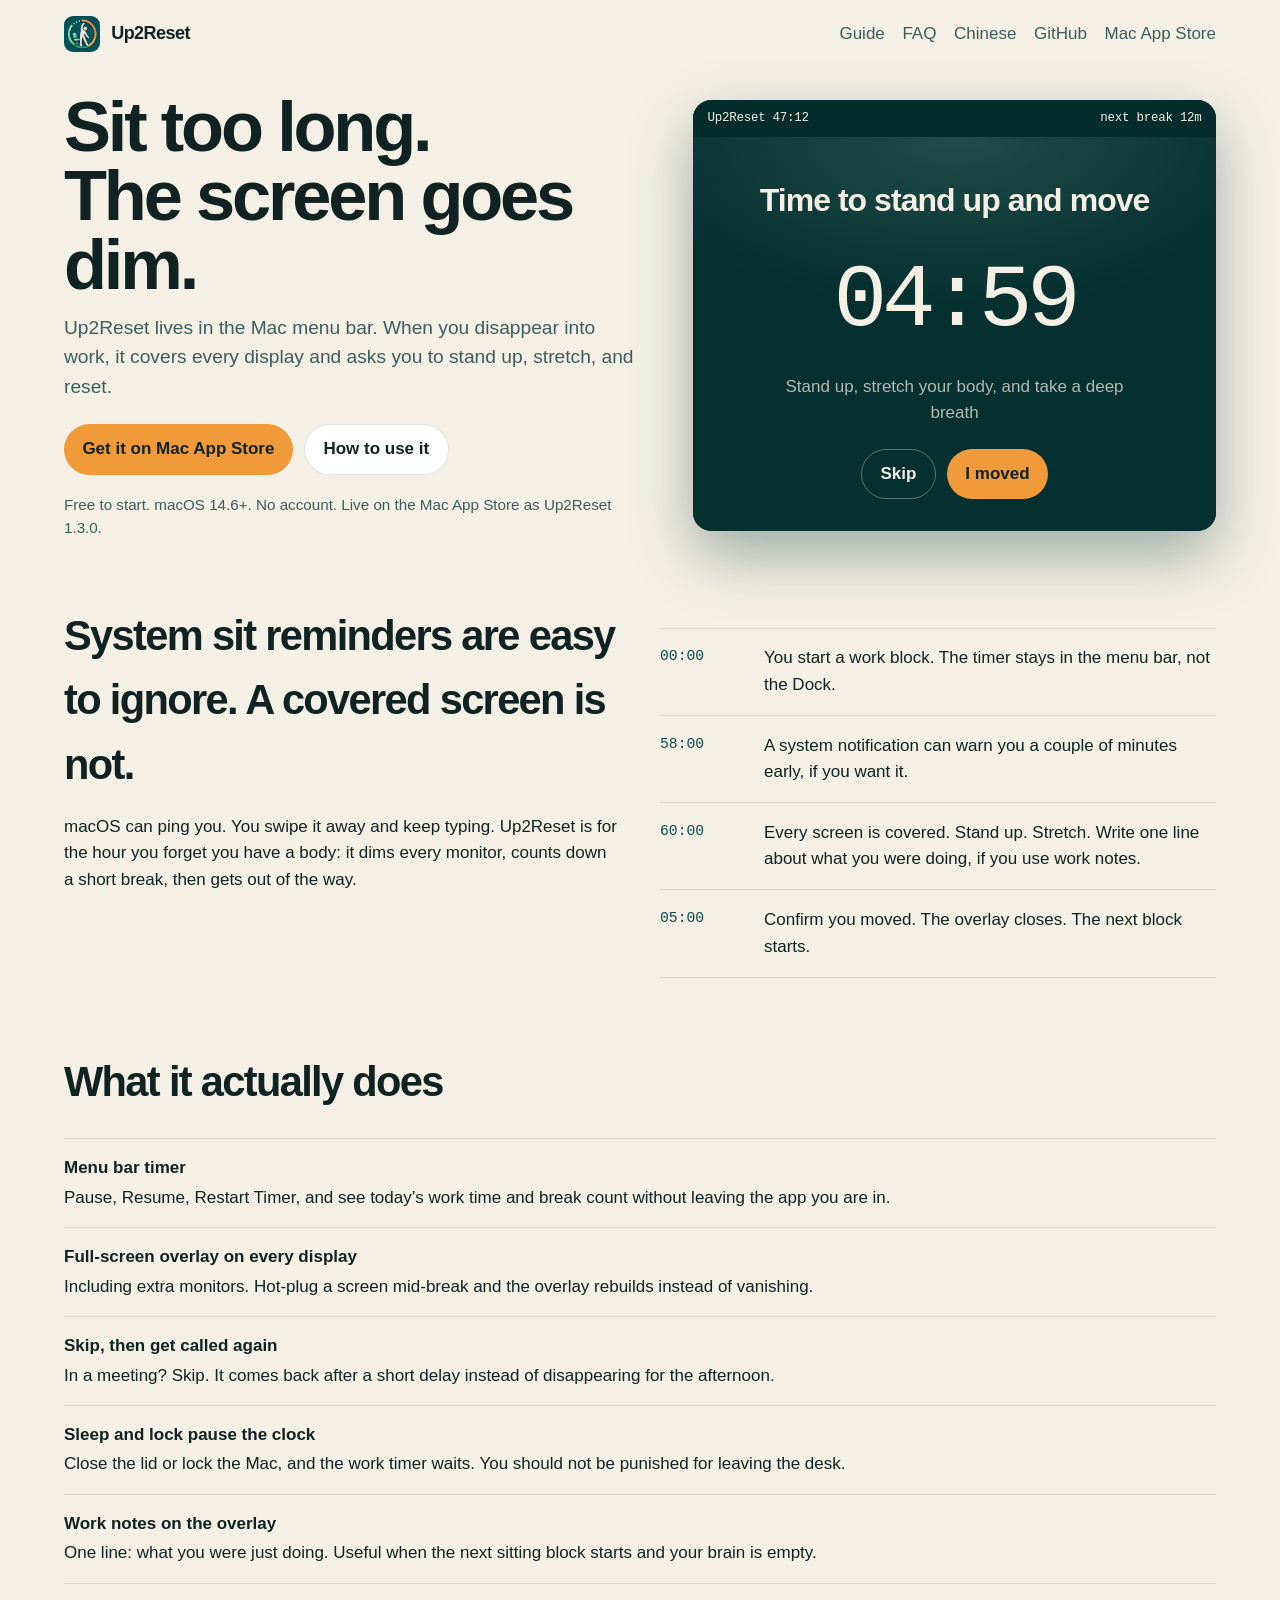
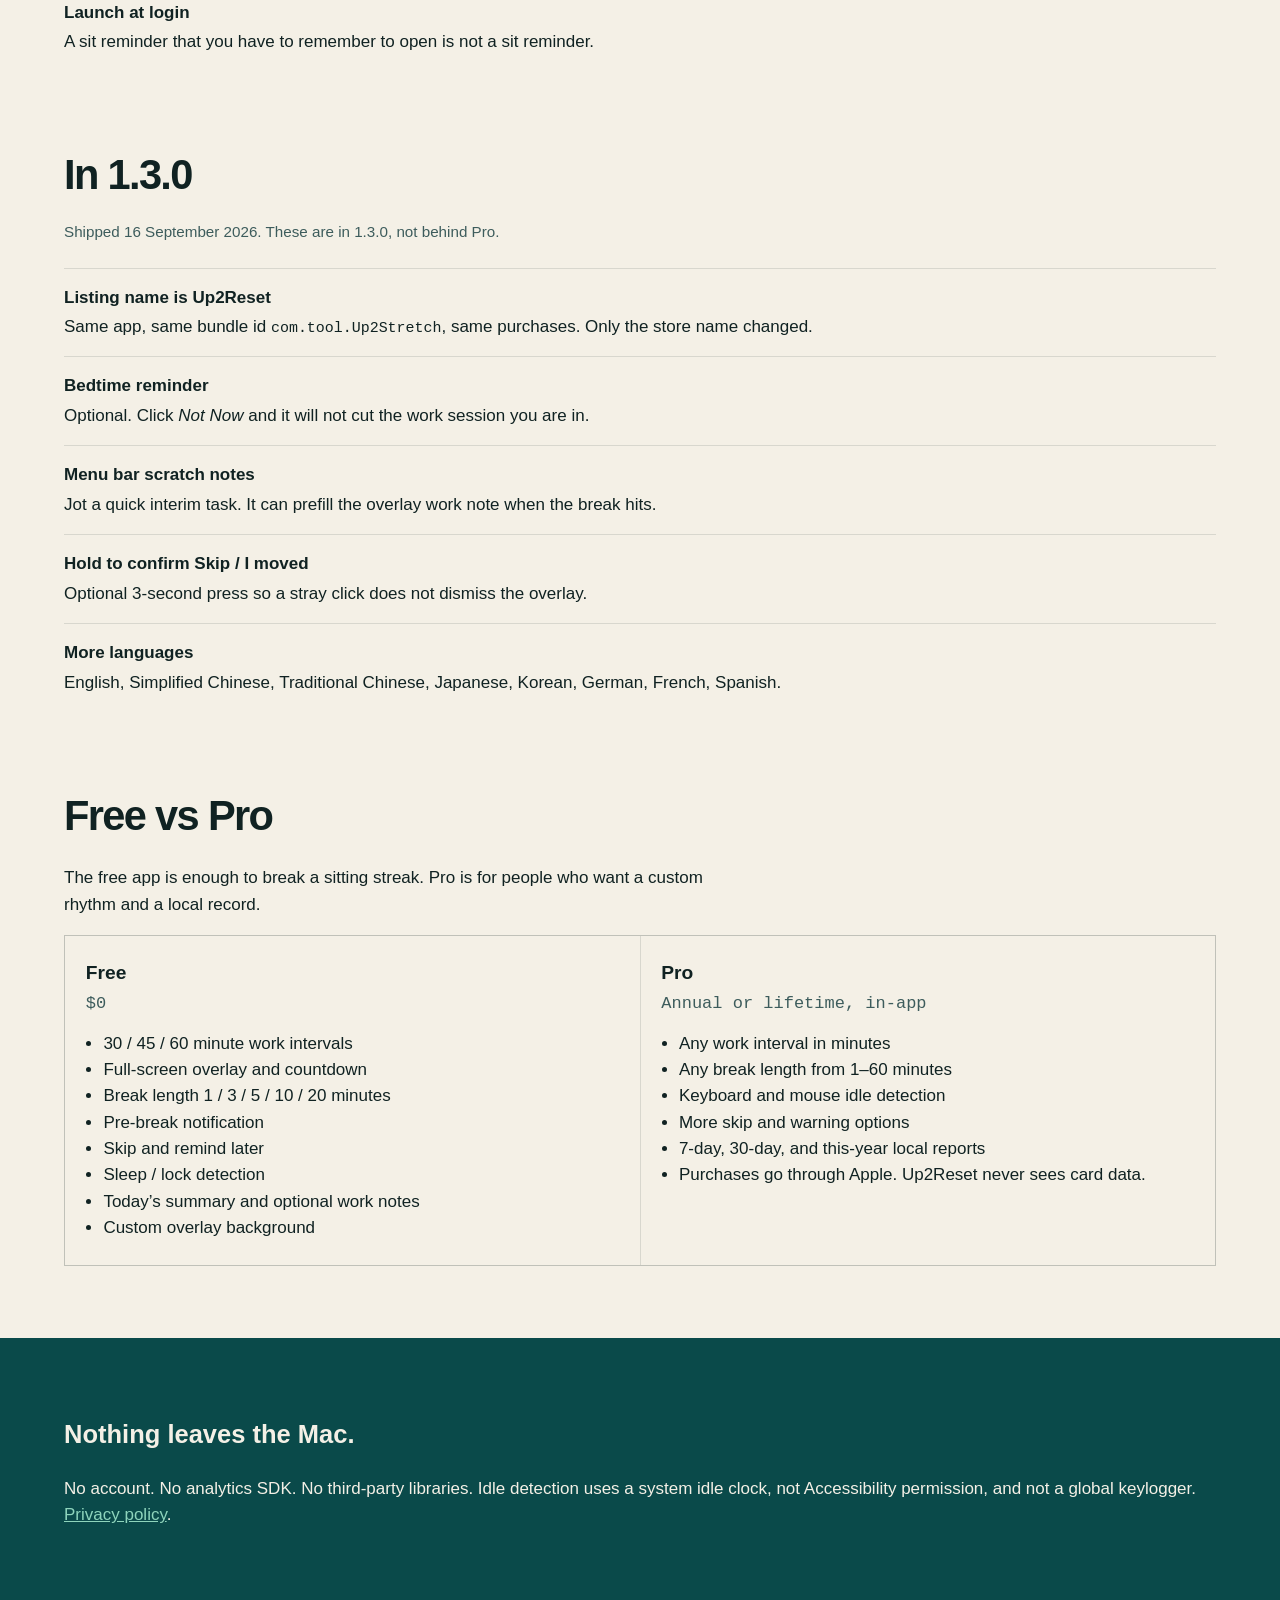
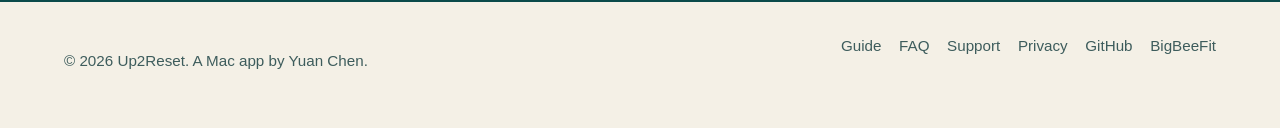
<file: index.html>
<!DOCTYPE html>
<html lang="en">
<head>
  <meta charset="utf-8">
  <meta name="viewport" content="width=device-width, initial-scale=1">
  <title>Up2Reset — Mac menu bar reminder to stand up and reset</title>
  <meta name="description" content="Up2Reset is a native macOS menu bar app that covers every screen when you have been sitting too long. Stand up, stretch, reset, then get back to work. No account. Data stays on your Mac.">
  <link rel="canonical" href="https://up2reset.com/">
  <link rel="alternate" hreflang="en" href="https://up2reset.com/">
  <link rel="alternate" hreflang="zh" href="https://up2reset.com/zh/">
  <link rel="alternate" hreflang="x-default" href="https://up2reset.com/">
  <meta property="og:type" content="website">
  <meta property="og:title" content="Up2Reset — sit less, reset at work">
  <meta property="og:description" content="A macOS menu bar timer that covers every display when it is time to stand up.">
  <meta property="og:url" content="https://up2reset.com/">
  <meta property="og:image" content="https://up2reset.com/assets/icon.png">
  <meta name="twitter:card" content="summary">
  <link rel="icon" href="/assets/icon.png">
  <link rel="stylesheet" href="/assets/site.css">
  <script type="application/ld+json">
  {
    "@context": "https://schema.org",
    "@graph": [
      {
        "@type": "SoftwareApplication",
        "name": "Up2Reset",
        "alternateName": "Up2Stretch",
        "applicationCategory": "HealthApplication",
        "operatingSystem": "macOS 14.6",
        "offers": {
          "@type": "Offer",
          "price": "0",
          "priceCurrency": "USD"
        },
        "description": "A native macOS menu bar app that reminds knowledge workers to stand up and take a short movement break.",
        "url": "https://up2reset.com/",
        "downloadUrl": "https://apps.apple.com/us/app/up2reset/id6447865036?mt=12",
        "author": {
          "@type": "Person",
          "name": "Yuan Chen"
        }
      },
      {
        "@type": "FAQPage",
        "mainEntity": [
          {
            "@type": "Question",
            "name": "What is Up2Reset?",
            "acceptedAnswer": {
              "@type": "Answer",
              "text": "Up2Reset is a native macOS menu bar app for people who sit too long while coding, designing, writing, or studying. It times your work session and covers every screen when it is time to stand up."
            }
          },
          {
            "@type": "Question",
            "name": "Does Up2Reset collect my data?",
            "acceptedAnswer": {
              "@type": "Answer",
              "text": "No. Settings, today's summary, work notes, and reports stay on your Mac. There is no account and no analytics SDK."
            }
          },
          {
            "@type": "Question",
            "name": "Is Up2Reset the same app as Up2Stretch?",
            "acceptedAnswer": {
              "@type": "Answer",
              "text": "The Mac App Store listing is Up2Reset as of version 1.3.0. Same app, same developer, same download. Bundle id stays com.tool.Up2Stretch."
            }
          }
        ]
      }
    ]
  }
  </script>
</head>
<body>
  <a class="skip" href="#main">Skip to content</a>
  <header class="wrap topbar">
    <a class="brand" href="/">
      <img src="/assets/icon.png" width="36" height="36" alt="">
      Up2Reset
    </a>
    <nav class="nav" aria-label="Primary">
      <a href="/guide/">Guide</a>
      <a href="/faq/">FAQ</a>
      <a href="/zh/">Chinese</a>
      <a href="https://github.com/chenhuaizhe/up2reset">GitHub</a>
      <a href="https://apps.apple.com/us/app/up2reset/id6447865036?mt=12">Mac App Store</a>
    </nav>
  </header>

  <main id="main">
    <section class="wrap hero">
      <div>
        <h1>Sit too long.<br>The screen goes dim.</h1>
        <p class="lede">Up2Reset lives in the Mac menu bar. When you disappear into work, it covers every display and asks you to stand up, stretch, and reset.</p>
        <div class="hero-actions">
          <a class="btn btn-primary" href="https://apps.apple.com/us/app/up2reset/id6447865036?mt=12">Get it on Mac App Store</a>
          <a class="btn" href="/guide/" style="background:#fff;color:inherit;border:1px solid var(--line)">How to use it</a>
        </div>
        <p class="note">Free to start. macOS 14.6+. No account. Live on the Mac App Store as Up2Reset 1.3.0.</p>
      </div>
      <div class="stage" aria-label="Break overlay preview">
        <div class="menubar">
          <span>Up2Reset  47:12</span>
          <span>next break 12m</span>
        </div>
        <div class="overlay">
          <h2>Time to stand up and move</h2>
          <p class="count" id="count">05:00</p>
          <p class="prompt">Stand up, stretch your body, and take a deep breath</p>
          <div class="overlay-actions">
            <span class="btn btn-ghost">Skip</span>
            <span class="btn btn-primary">I moved</span>
          </div>
        </div>
      </div>
    </section>

    <section class="section">
      <div class="wrap split">
        <div>
          <h2>System sit reminders are easy to ignore. A covered screen is not.</h2>
          <p>macOS can ping you. You swipe it away and keep typing. Up2Reset is for the hour you forget you have a body: it dims every monitor, counts down a short break, then gets out of the way.</p>
        </div>
        <ol class="beats">
          <li>
            <time>00:00</time>
            <div>You start a work block. The timer stays in the menu bar, not the Dock.</div>
          </li>
          <li>
            <time>58:00</time>
            <div>A system notification can warn you a couple of minutes early, if you want it.</div>
          </li>
          <li>
            <time>60:00</time>
            <div>Every screen is covered. Stand up. Stretch. Write one line about what you were doing, if you use work notes.</div>
          </li>
          <li>
            <time>05:00</time>
            <div>Confirm you moved. The overlay closes. The next block starts.</div>
          </li>
        </ol>
      </div>
    </section>

    <section class="section">
      <div class="wrap">
        <h2>What it actually does</h2>
        <ul class="facts">
          <li>
            <strong>Menu bar timer</strong>
            Pause, Resume, Restart Timer, and see today’s work time and break count without leaving the app you are in.
          </li>
          <li>
            <strong>Full-screen overlay on every display</strong>
            Including extra monitors. Hot-plug a screen mid-break and the overlay rebuilds instead of vanishing.
          </li>
          <li>
            <strong>Skip, then get called again</strong>
            In a meeting? Skip. It comes back after a short delay instead of disappearing for the afternoon.
          </li>
          <li>
            <strong>Sleep and lock pause the clock</strong>
            Close the lid or lock the Mac, and the work timer waits. You should not be punished for leaving the desk.
          </li>
          <li>
            <strong>Work notes on the overlay</strong>
            One line: what you were just doing. Useful when the next sitting block starts and your brain is empty.
          </li>
          <li>
            <strong>Launch at login</strong>
            A sit reminder that you have to remember to open is not a sit reminder.
          </li>
        </ul>
      </div>
    </section>

    <section class="section">
      <div class="wrap">
        <h2>In 1.3.0</h2>
        <p class="note">Shipped 16 September 2026. These are in 1.3.0, not behind Pro.</p>
        <ul class="facts">
          <li>
            <strong>Listing name is Up2Reset</strong>
            Same app, same bundle id <code>com.tool.Up2Stretch</code>, same purchases. Only the store name changed.
          </li>
          <li>
            <strong>Bedtime reminder</strong>
            Optional. Click <em>Not Now</em> and it will not cut the work session you are in.
          </li>
          <li>
            <strong>Menu bar scratch notes</strong>
            Jot a quick interim task. It can prefill the overlay work note when the break hits.
          </li>
          <li>
            <strong>Hold to confirm Skip / I moved</strong>
            Optional 3-second press so a stray click does not dismiss the overlay.
          </li>
          <li>
            <strong>More languages</strong>
            English, Simplified Chinese, Traditional Chinese, Japanese, Korean, German, French, Spanish.
          </li>
        </ul>
      </div>
    </section>

    <section class="section">
      <div class="wrap">
        <h2>Free vs Pro</h2>
        <p>The free app is enough to break a sitting streak. Pro is for people who want a custom rhythm and a local record.</p>
        <div class="plans">
          <article class="plan">
            <h3>Free</h3>
            <p class="price">$0</p>
            <ul>
              <li>30 / 45 / 60 minute work intervals</li>
              <li>Full-screen overlay and countdown</li>
              <li>Break length 1 / 3 / 5 / 10 / 20 minutes</li>
              <li>Pre-break notification</li>
              <li>Skip and remind later</li>
              <li>Sleep / lock detection</li>
              <li>Today’s summary and optional work notes</li>
              <li>Custom overlay background</li>
            </ul>
          </article>
          <article class="plan">
            <h3>Pro</h3>
            <p class="price">Annual or lifetime, in-app</p>
            <ul>
              <li>Any work interval in minutes</li>
              <li>Any break length from 1–60 minutes</li>
              <li>Keyboard and mouse idle detection</li>
              <li>More skip and warning options</li>
              <li>7-day, 30-day, and this-year local reports</li>
              <li>Purchases go through Apple. Up2Reset never sees card data.</li>
            </ul>
          </article>
        </div>
      </div>
    </section>

    <section class="band">
      <div class="wrap">
        <h2>Nothing leaves the Mac.</h2>
        <p>No account. No analytics SDK. No third-party libraries. Idle detection uses a system idle clock, not Accessibility permission, and not a global keylogger. <a href="/privacy/">Privacy policy</a>.</p>
      </div>
    </section>
  </main>

  <footer class="foot">
    <div class="wrap">
      <p>© 2026 Up2Reset. A Mac app by Yuan Chen.</p>
      <nav>
        <a href="/guide/">Guide</a>
        <a href="/faq/">FAQ</a>
        <a href="/support/">Support</a>
        <a href="/privacy/">Privacy</a>
        <a href="https://github.com/chenhuaizhe/up2reset">GitHub</a>
        <a href="https://www.bigbeefit.com/">BigBeeFit</a>
      </nav>
    </div>
  </footer>
  <script src="/assets/site.js"></script>
</body>
</html>
</file>
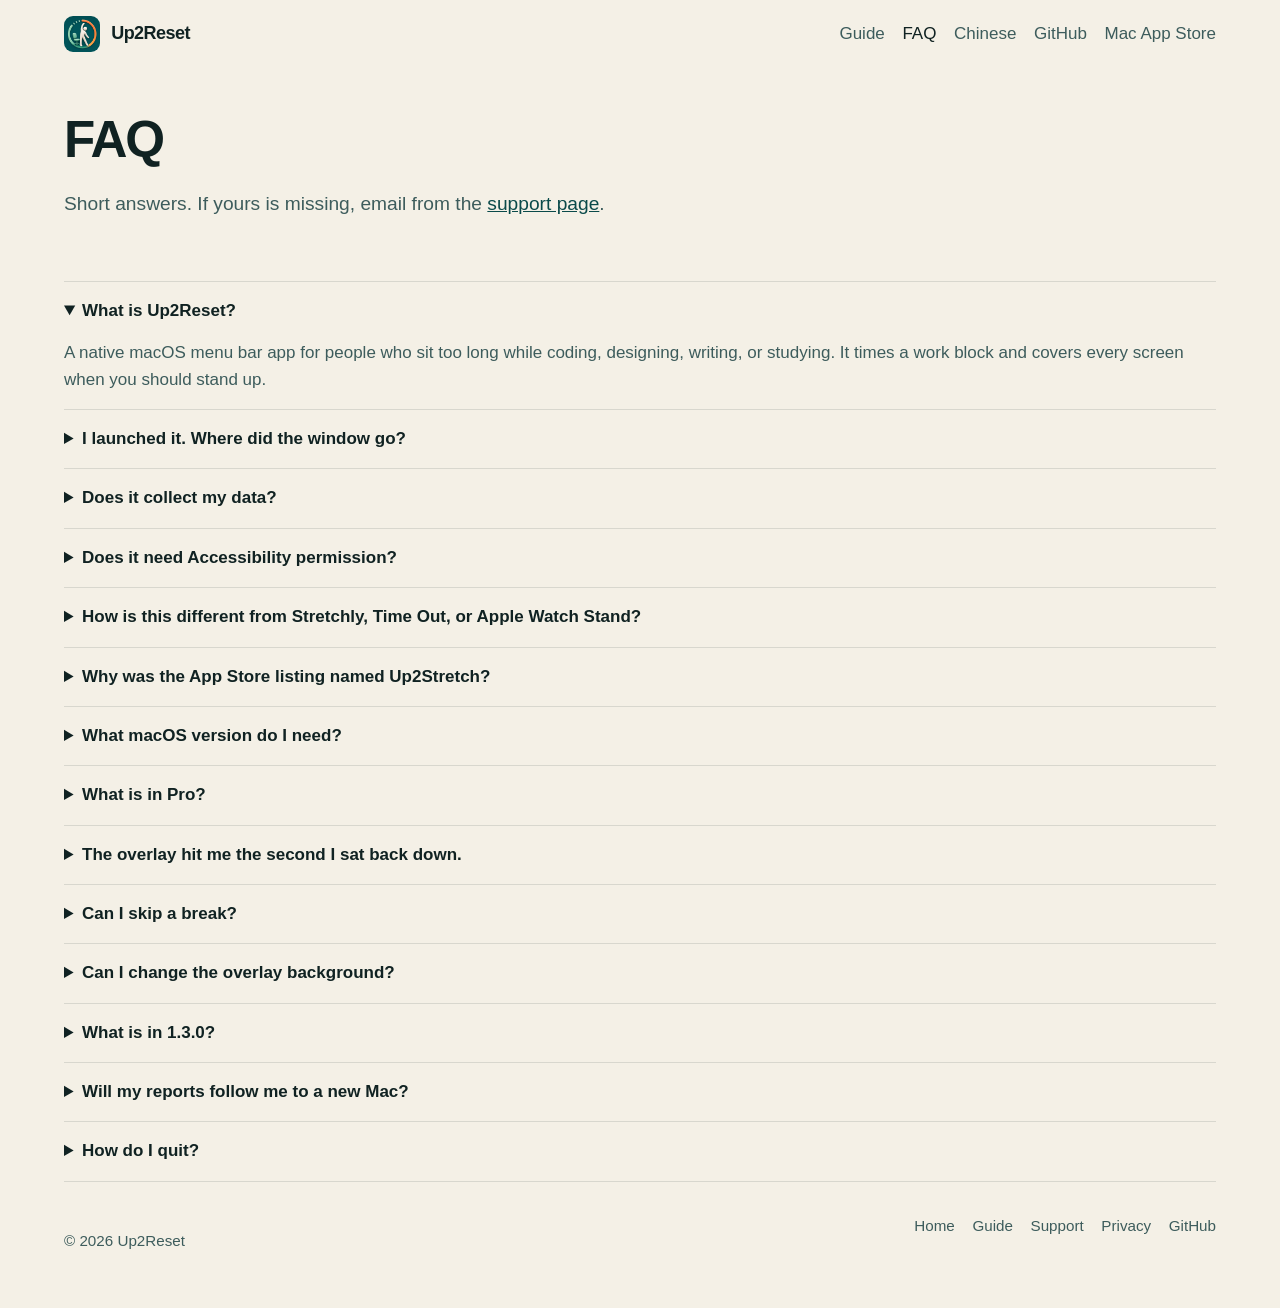
<file: faq/index.html>
<!DOCTYPE html>
<html lang="en">
<head>
  <meta charset="utf-8">
  <meta name="viewport" content="width=device-width, initial-scale=1">
  <title>Up2Reset FAQ — menu bar sit reminder for Mac</title>
  <meta name="description" content="FAQ for Up2Reset, a native macOS menu bar app that covers every screen when you have been sitting too long. Privacy, Pro, idle detection, and App Store name explained.">
  <link rel="canonical" href="https://up2reset.com/faq/">
  <link rel="alternate" hreflang="en" href="https://up2reset.com/faq/">
  <link rel="alternate" hreflang="zh" href="https://up2reset.com/zh/faq/">
  <link rel="icon" href="/assets/icon.png">
  <link rel="stylesheet" href="/assets/site.css">
  <script type="application/ld+json">
  {
    "@context": "https://schema.org",
    "@type": "FAQPage",
    "mainEntity": [
      {
        "@type": "Question",
        "name": "What is Up2Reset?",
        "acceptedAnswer": {
          "@type": "Answer",
          "text": "Up2Reset is a native macOS menu bar app for knowledge workers who sit for long stretches. It times a work block and covers every display when it is time to stand up and move."
        }
      },
      {
        "@type": "Question",
        "name": "I launched it. Where did the window go?",
        "acceptedAnswer": {
          "@type": "Answer",
          "text": "There is no Dock window. Look at the menu bar in the top-right of the screen for the timer. If the menu bar is crowded, macOS may hide it behind the extra items chevron."
        }
      },
      {
        "@type": "Question",
        "name": "Does Up2Reset collect or upload my data?",
        "acceptedAnswer": {
          "@type": "Answer",
          "text": "No. Timer settings, work notes, today's counts, and reports stay on your Mac. There is no account, no analytics SDK, and no third-party networking for user data."
        }
      },
      {
        "@type": "Question",
        "name": "Does it need Accessibility permission?",
        "acceptedAnswer": {
          "@type": "Answer",
          "text": "No. Do not grant Accessibility. Idle detection uses the system idle clock (seconds since last keyboard or mouse event). It does not install a global event tap."
        }
      },
      {
        "@type": "Question",
        "name": "How is this different from Stretchly, Time Out, or the Mac stand reminder?",
        "acceptedAnswer": {
          "@type": "Answer",
          "text": "Stretchly is Electron. Time Out and other break timers are in the same job, but Up2Reset is a native Swift menu bar app with a full-screen overlay on every display, local-only reports, and no account. Apple Watch stand rings measure standing hours; they do not cover your monitors when you are mid-code."
        }
      },
      {
        "@type": "Question",
        "name": "Is Up2Reset the same app as Up2Stretch?",
        "acceptedAnswer": {
          "@type": "Answer",
          "text": "The Mac App Store listing is Up2Reset as of 1.3.0. Same app, bundle id com.tool.Up2Stretch, App Store id 6447865036. In-app products may still show the old Up2Stretch Pro name."
        }
      },
      {
        "@type": "Question",
        "name": "What is in Pro?",
        "acceptedAnswer": {
          "@type": "Answer",
          "text": "Custom work intervals, any break length from 1–60 minutes, extra skip and pre-warning options, keyboard/mouse idle detection, and 7-day, 30-day, and this-year reports stored on the Mac. Annual subscription or lifetime unlock, both through Apple."
        }
      },
      {
        "@type": "Question",
        "name": "The overlay appeared the moment I came back to my desk. Why?",
        "acceptedAnswer": {
          "@type": "Answer",
          "text": "The hard timer still counts while you are sitting without typing, including reading or watching video. If you physically left, enable Pro idle detection or pause before you go. Sleep and screen lock already pause the free timer."
        }
      }
    ]
  }
  </script>
</head>
<body>
  <a class="skip" href="#main">Skip to content</a>
  <header class="wrap topbar">
    <a class="brand" href="/">
      <img src="/assets/icon.png" width="36" height="36" alt="">
      Up2Reset
    </a>
    <nav class="nav">
      <a href="/guide/">Guide</a>
      <a href="/faq/" aria-current="page">FAQ</a>
      <a href="/zh/">Chinese</a>
      <a href="https://github.com/chenhuaizhe/up2reset">GitHub</a>
      <a href="https://apps.apple.com/us/app/up2reset/id6447865036?mt=12">Mac App Store</a>
    </nav>
  </header>
  <main id="main" class="wrap">
    <div class="page-hero">
      <h1>FAQ</h1>
      <p class="lede">Short answers. If yours is missing, email from the <a href="/support/">support page</a>.</p>
    </div>
    <div class="faq">
      <details open>
        <summary>What is Up2Reset?</summary>
        <p>A native macOS menu bar app for people who sit too long while coding, designing, writing, or studying. It times a work block and covers every screen when you should stand up.</p>
      </details>
      <details>
        <summary>I launched it. Where did the window go?</summary>
        <p>There is no Dock window. Look at the menu bar, top-right, for the timer. If macOS is hiding extra items, drag it out of the chevron. Step-by-step: <a href="/guide/">How to use it</a>.</p>
      </details>
      <details>
        <summary>Does it collect my data?</summary>
        <p>No. Settings, notes, today’s counts, and reports stay on this Mac. No account. No analytics SDK. <a href="/privacy/">Privacy policy</a>.</p>
      </details>
      <details>
        <summary>Does it need Accessibility permission?</summary>
        <p>No. Do not grant it. Idle detection reads the system idle clock. It does not install a global key or mouse tap.</p>
      </details>
      <details>
        <summary>How is this different from Stretchly, Time Out, or Apple Watch Stand?</summary>
        <p>Stretchly is Electron. Time Out is a peer in the same job. Up2Reset is native Swift, a full-screen overlay on every display, and local-only data. Watch Stand rings count standing hours; they will not cover your IDE when you are 90 minutes into a diff. If Stretchly is blocked by Gatekeeper, see <a href="/stretchly-cannot-be-opened/">Stretchly cannot be opened on Mac</a>. If Time Out 3.1 asks for macOS 26, see <a href="/time-out-requires-macos-26/">Time Out requires macOS 26</a>.</p>
      </details>
      <details>
        <summary>Why was the App Store listing named Up2Stretch?</summary>
        <p>It doesn’t. 1.3.0 renamed the listing to Up2Reset. Same app: bundle id <code>com.tool.Up2Stretch</code>, Apple ID 6447865036. Purchases stay. In-app products may still show the old Up2Stretch Pro name.</p>
      </details>
      <details>
        <summary>What macOS version do I need?</summary>
        <p>macOS 14.6 or later. Older copy that says 13.2 is stale.</p>
      </details>
      <details>
        <summary>What is in Pro?</summary>
        <p>Any work interval, any break length from 1–60 minutes, extra skip/warning options, keyboard and mouse idle detection, and 7-day, 30-day, and this-year reports on disk. Annual or lifetime, both via Apple. Restore purchases in Settings → Pro with the same Apple ID.</p>
      </details>
      <details>
        <summary>The overlay hit me the second I sat back down.</summary>
        <p>Reading and watching still count as sitting — that is the point of the hard timer. If you actually left, pause first, or turn on Pro idle detection. Sleep and lock already pause the free timer.</p>
      </details>
      <details>
        <summary>Can I skip a break?</summary>
        <p>Yes. Skip postpones the overlay; it does not delete the rest of the day. Default delay is 10 minutes. Pro can tune this.</p>
      </details>
      <details>
        <summary>Can I change the overlay background?</summary>
        <p>Yes, since 1.2.1. Pick an image and opacity in Settings so the countdown stays readable.</p>
      </details>
      <details>
        <summary>What is in 1.3.0?</summary>
        <p>1.3.0 is live. The listing name is Up2Reset. It adds a bedtime reminder (click <strong>Not Now</strong> and it will not cut your current focus), menu bar scratch notes, optional 3-second hold on Skip / I moved, and extra languages (English, Simplified Chinese, Traditional Chinese, Japanese, Korean, German, French, Spanish). None of those are Pro-gated.</p>
      </details>
      <details>
        <summary>Will my reports follow me to a new Mac?</summary>
        <p>No. Everything is local. There is no iCloud sync on purpose.</p>
      </details>
      <details>
        <summary>How do I quit?</summary>
        <p>Open the menu bar panel and click <strong>Quit Up2Reset</strong>. Closing Settings does not quit the app — it is a menu bar accessory.</p>
      </details>
    </div>
  </main>
  <footer class="foot">
    <div class="wrap">
      <p>© 2026 Up2Reset</p>
      <nav>
        <a href="/">Home</a>
        <a href="/guide/">Guide</a>
        <a href="/support/">Support</a>
        <a href="/privacy/">Privacy</a>
        <a href="https://github.com/chenhuaizhe/up2reset">GitHub</a>
      </nav>
    </div>
  </footer>
</body>
</html>
</file>
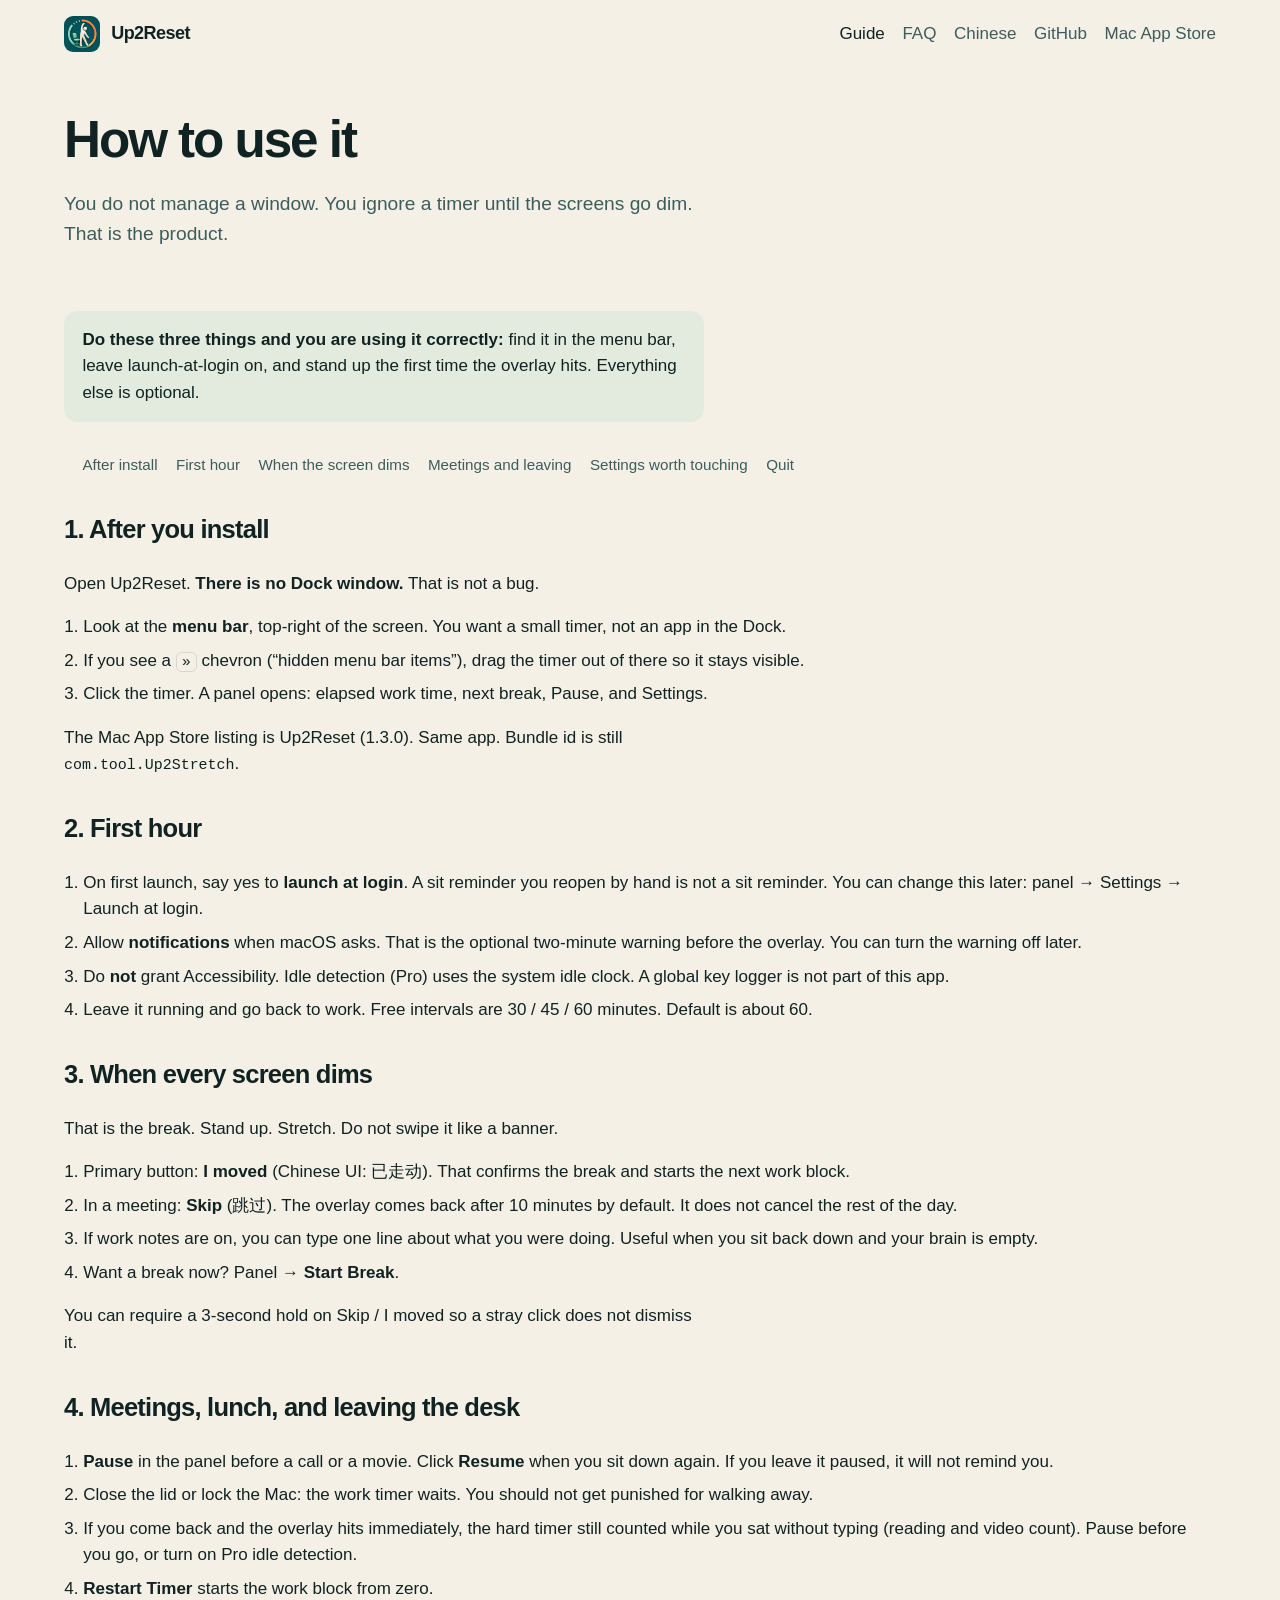
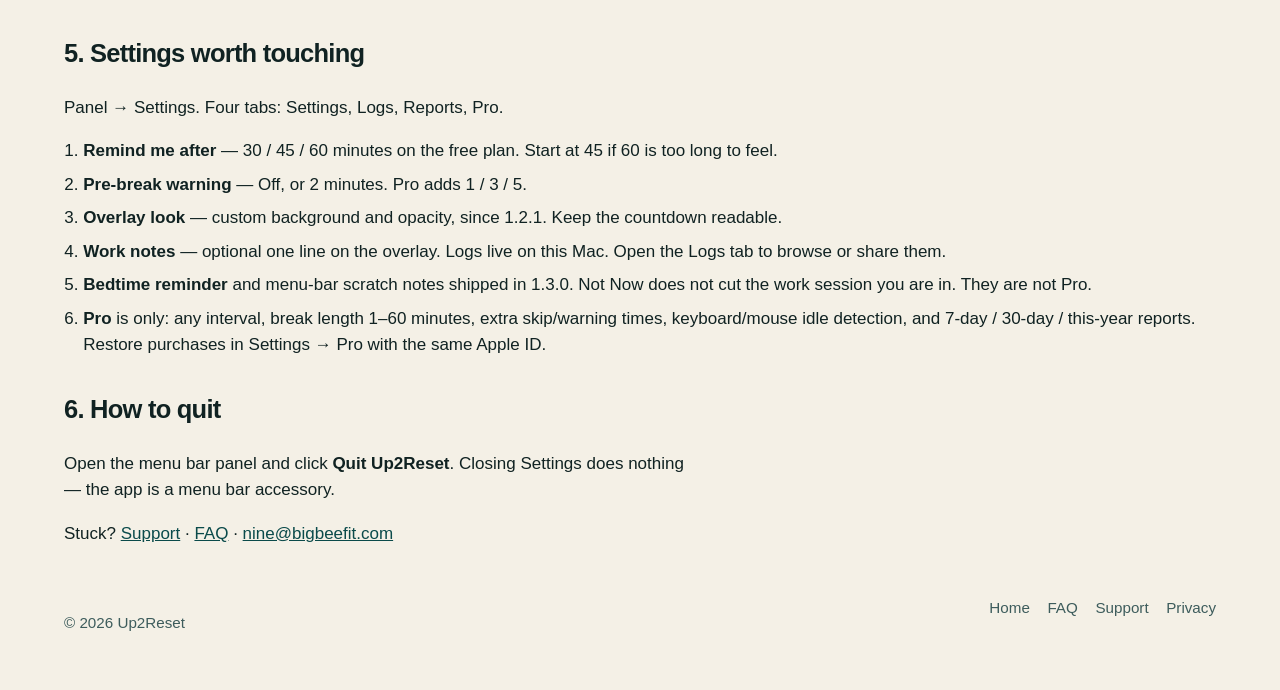
<file: guide/index.html>
<!DOCTYPE html>
<html lang="en">
<head>
  <meta charset="utf-8">
  <meta name="viewport" content="width=device-width, initial-scale=1">
  <title>How to use Up2Reset — Mac menu bar sit reminder</title>
  <meta name="description" content="A short Up2Reset tutorial: find it in the menu bar, survive the first overlay, skip a meeting, pause when you leave, and quit without hunting a Dock icon.">
  <link rel="canonical" href="https://up2reset.com/guide/">
  <link rel="alternate" hreflang="en" href="https://up2reset.com/guide/">
  <link rel="alternate" hreflang="zh" href="https://up2reset.com/zh/guide/">
  <meta property="og:title" content="How to use Up2Reset">
  <meta property="og:description" content="Look at the menu bar, not the Dock. Then let it interrupt you once.">
  <meta property="og:url" content="https://up2reset.com/guide/">
  <meta property="og:image" content="https://up2reset.com/assets/icon.png">
  <link rel="icon" href="/assets/icon.png">
  <link rel="stylesheet" href="/assets/site.css">
  <script type="application/ld+json">
  {
    "@context": "https://schema.org",
    "@type": "HowTo",
    "name": "How to use Up2Reset",
    "description": "Find the menu bar timer, let the overlay interrupt a sitting streak, then get back to work.",
    "step": [
      {
        "@type": "HowToStep",
        "name": "Find the timer",
        "text": "After launch there is no Dock window. Look in the menu bar at the top-right of the screen."
      },
      {
        "@type": "HowToStep",
        "name": "Turn on launch at login",
        "text": "Say yes on first launch, or later: menu bar panel → Settings → Launch at login."
      },
      {
        "@type": "HowToStep",
        "name": "Take one real break",
        "text": "When every screen dims, stand up. Click I moved when you are back. Skip only postpones the overlay."
      }
    ]
  }
  </script>
</head>
<body>
  <a class="skip" href="#main">Skip to content</a>
  <header class="wrap topbar">
    <a class="brand" href="/">
      <img src="/assets/icon.png" width="36" height="36" alt="">
      Up2Reset
    </a>
    <nav class="nav" aria-label="Primary">
      <a href="/guide/" aria-current="page">Guide</a>
      <a href="/faq/">FAQ</a>
      <a href="/zh/guide/">Chinese</a>
      <a href="https://github.com/chenhuaizhe/up2reset">GitHub</a>
      <a href="https://apps.apple.com/us/app/up2reset/id6447865036?mt=12">Mac App Store</a>
    </nav>
  </header>
  <main id="main" class="wrap prose guide">
    <div class="page-hero">
      <h1>How to use it</h1>
      <p class="lede">You do not manage a window. You ignore a timer until the screens go dim. That is the product.</p>
    </div>

    <div class="callout">
      <p><strong>Do these three things and you are using it correctly:</strong> find it in the menu bar, leave launch-at-login on, and stand up the first time the overlay hits. Everything else is optional.</p>
    </div>

    <ul class="guide-toc">
      <li><a href="#find">After install</a></li>
      <li><a href="#first-hour">First hour</a></li>
      <li><a href="#overlay">When the screen dims</a></li>
      <li><a href="#leave">Meetings and leaving</a></li>
      <li><a href="#settings">Settings worth touching</a></li>
      <li><a href="#quit">Quit</a></li>
    </ul>

    <h2 id="find">1. After you install</h2>
    <p>Open Up2Reset. <strong>There is no Dock window.</strong> That is not a bug.</p>
    <ol>
      <li>Look at the <strong>menu bar</strong>, top-right of the screen. You want a small timer, not an app in the Dock.</li>
      <li>If you see a <span class="kbd">»</span> chevron (“hidden menu bar items”), drag the timer out of there so it stays visible.</li>
      <li>Click the timer. A panel opens: elapsed work time, next break, Pause, and Settings.</li>
    </ol>
    <p>The Mac App Store listing is Up2Reset (1.3.0). Same app. Bundle id is still <code>com.tool.Up2Stretch</code>.</p>

    <h2 id="first-hour">2. First hour</h2>
    <ol>
      <li>On first launch, say yes to <strong>launch at login</strong>. A sit reminder you reopen by hand is not a sit reminder. You can change this later: panel → Settings → Launch at login.</li>
      <li>Allow <strong>notifications</strong> when macOS asks. That is the optional two-minute warning before the overlay. You can turn the warning off later.</li>
      <li>Do <strong>not</strong> grant Accessibility. Idle detection (Pro) uses the system idle clock. A global key logger is not part of this app.</li>
      <li>Leave it running and go back to work. Free intervals are 30 / 45 / 60 minutes. Default is about 60.</li>
    </ol>

    <h2 id="overlay">3. When every screen dims</h2>
    <p>That is the break. Stand up. Stretch. Do not swipe it like a banner.</p>
    <ol>
      <li>Primary button: <strong>I moved</strong> (Chinese UI: 已走动). That confirms the break and starts the next work block.</li>
      <li>In a meeting: <strong>Skip</strong> (跳过). The overlay comes back after 10 minutes by default. It does not cancel the rest of the day.</li>
      <li>If work notes are on, you can type one line about what you were doing. Useful when you sit back down and your brain is empty.</li>
      <li>Want a break now? Panel → <strong>Start Break</strong>.</li>
    </ol>
    <p>You can require a 3-second hold on Skip / I moved so a stray click does not dismiss it.</p>

    <h2 id="leave">4. Meetings, lunch, and leaving the desk</h2>
    <ol>
      <li><strong>Pause</strong> in the panel before a call or a movie. Click <strong>Resume</strong> when you sit down again. If you leave it paused, it will not remind you.</li>
      <li>Close the lid or lock the Mac: the work timer waits. You should not get punished for walking away.</li>
      <li>If you come back and the overlay hits immediately, the hard timer still counted while you sat without typing (reading and video count). Pause before you go, or turn on Pro idle detection.</li>
      <li><strong>Restart Timer</strong> starts the work block from zero.</li>
    </ol>

    <h2 id="settings">5. Settings worth touching</h2>
    <p>Panel → Settings. Four tabs: Settings, Logs, Reports, Pro.</p>
    <ol>
      <li><strong>Remind me after</strong> — 30 / 45 / 60 minutes on the free plan. Start at 45 if 60 is too long to feel.</li>
      <li><strong>Pre-break warning</strong> — Off, or 2 minutes. Pro adds 1 / 3 / 5.</li>
      <li><strong>Overlay look</strong> — custom background and opacity, since 1.2.1. Keep the countdown readable.</li>
      <li><strong>Work notes</strong> — optional one line on the overlay. Logs live on this Mac. Open the Logs tab to browse or share them.</li>
      <li><strong>Bedtime reminder</strong> and menu-bar scratch notes shipped in 1.3.0. Not Now does not cut the work session you are in. They are not Pro.</li>
      <li><strong>Pro</strong> is only: any interval, break length 1–60 minutes, extra skip/warning times, keyboard/mouse idle detection, and 7-day / 30-day / this-year reports. Restore purchases in Settings → Pro with the same Apple ID.</li>
    </ol>

    <h2 id="quit">6. How to quit</h2>
    <p>Open the menu bar panel and click <strong>Quit Up2Reset</strong>. Closing Settings does nothing — the app is a menu bar accessory.</p>
    <p>Stuck? <a href="/support/">Support</a> · <a href="/faq/">FAQ</a> · <a href="mailto:nine@bigbeefit.com">nine@bigbeefit.com</a></p>
  </main>
  <footer class="foot">
    <div class="wrap">
      <p>© 2026 Up2Reset</p>
      <nav>
        <a href="/">Home</a>
        <a href="/faq/">FAQ</a>
        <a href="/support/">Support</a>
        <a href="/privacy/">Privacy</a>
      </nav>
    </div>
  </footer>
</body>
</html>
</file>
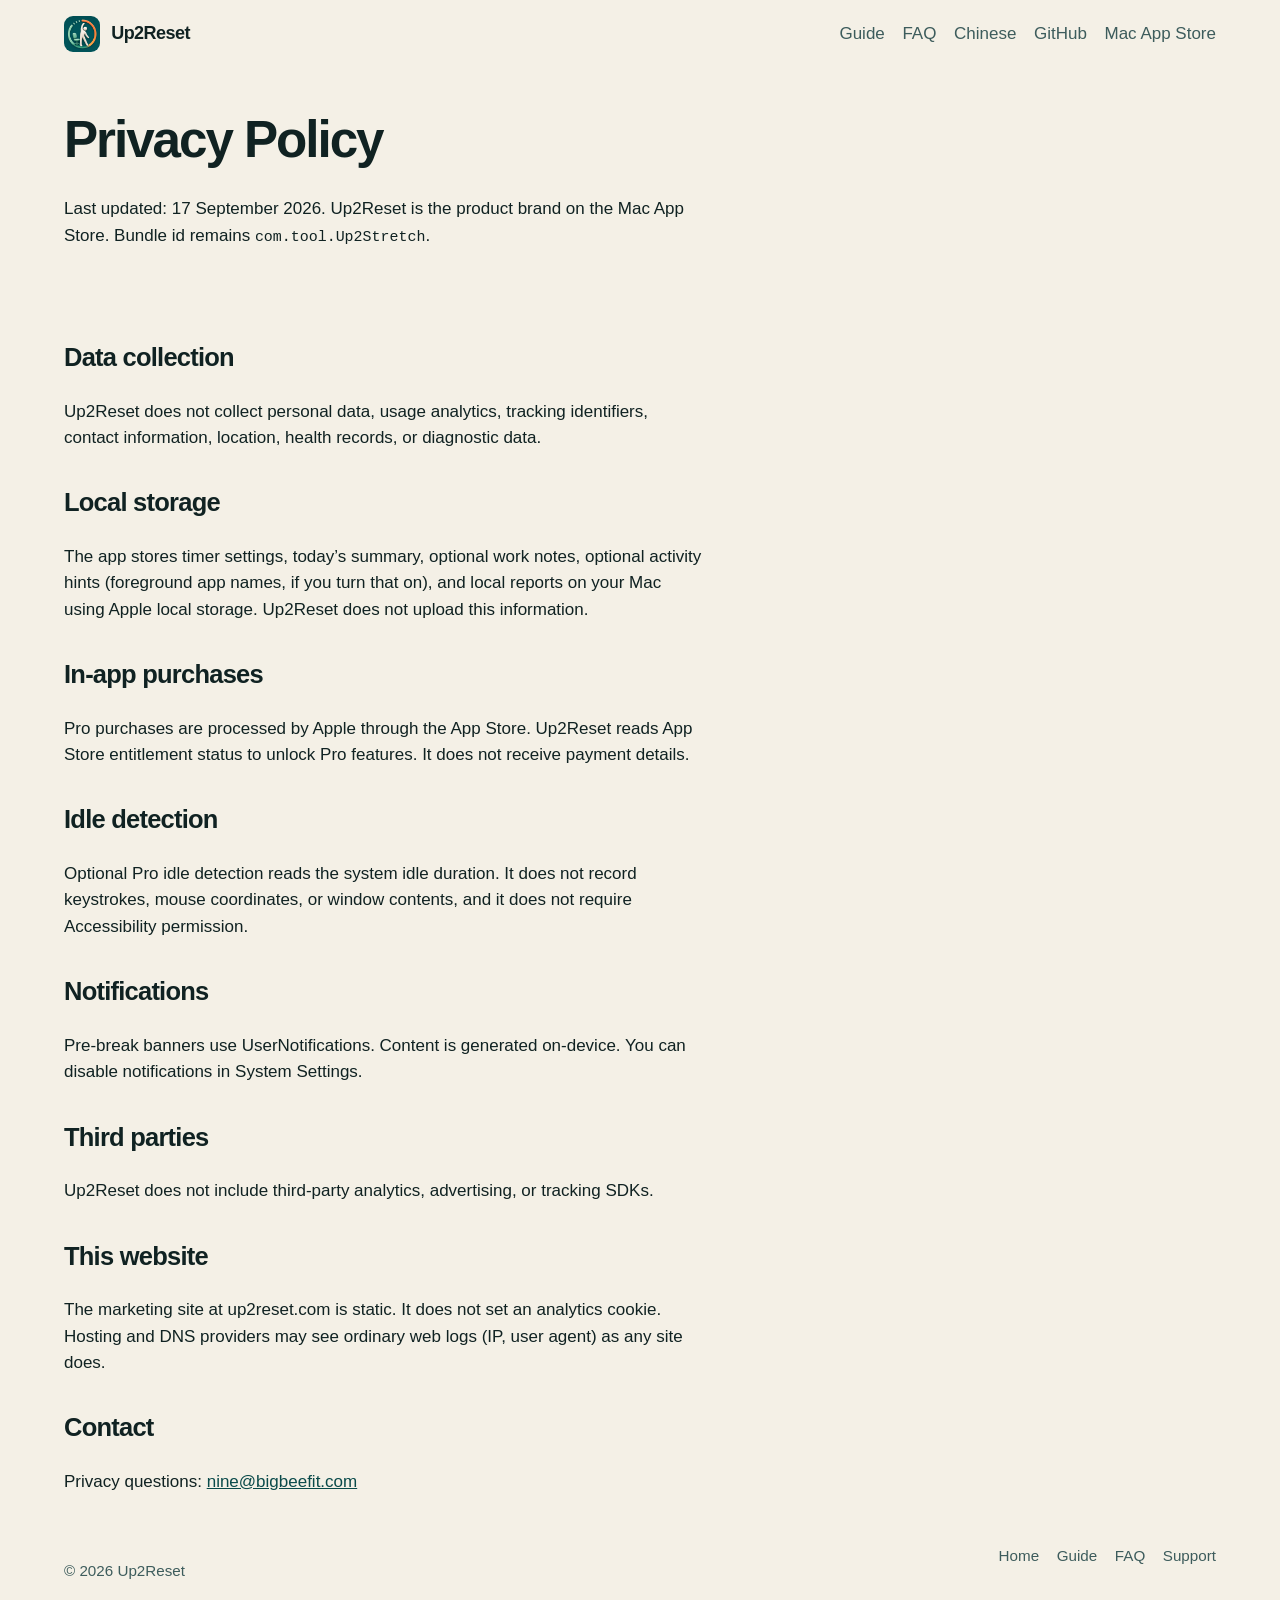
<file: privacy/index.html>
<!DOCTYPE html>
<html lang="en">
<head>
  <meta charset="utf-8">
  <meta name="viewport" content="width=device-width, initial-scale=1">
  <title>Up2Reset Privacy Policy</title>
  <meta name="description" content="Up2Reset privacy policy. The macOS menu bar sit reminder does not collect, track, or upload user data. Settings and reports stay on your Mac.">
  <link rel="canonical" href="https://up2reset.com/privacy/">
  <link rel="alternate" hreflang="en" href="https://up2reset.com/privacy/">
  <link rel="alternate" hreflang="zh" href="https://up2reset.com/zh/privacy/">
  <link rel="icon" href="/assets/icon.png">
  <link rel="stylesheet" href="/assets/site.css">
</head>
<body>
  <a class="skip" href="#main">Skip to content</a>
  <header class="wrap topbar">
    <a class="brand" href="/">
      <img src="/assets/icon.png" width="36" height="36" alt="">
      Up2Reset
    </a>
    <nav class="nav">
      <a href="/guide/">Guide</a>
      <a href="/faq/">FAQ</a>
      <a href="/zh/">Chinese</a>
      <a href="https://github.com/chenhuaizhe/up2reset">GitHub</a>
      <a href="https://apps.apple.com/us/app/up2reset/id6447865036?mt=12">Mac App Store</a>
    </nav>
  </header>
  <main id="main" class="wrap prose">
    <div class="page-hero">
      <h1>Privacy Policy</h1>
      <p>Last updated: 17 September 2026. Up2Reset is the product brand on the Mac App Store. Bundle id remains <code>com.tool.Up2Stretch</code>.</p>
    </div>
    <h2>Data collection</h2>
    <p>Up2Reset does not collect personal data, usage analytics, tracking identifiers, contact information, location, health records, or diagnostic data.</p>
    <h2>Local storage</h2>
    <p>The app stores timer settings, today’s summary, optional work notes, optional activity hints (foreground app names, if you turn that on), and local reports on your Mac using Apple local storage. Up2Reset does not upload this information.</p>
    <h2>In-app purchases</h2>
    <p>Pro purchases are processed by Apple through the App Store. Up2Reset reads App Store entitlement status to unlock Pro features. It does not receive payment details.</p>
    <h2>Idle detection</h2>
    <p>Optional Pro idle detection reads the system idle duration. It does not record keystrokes, mouse coordinates, or window contents, and it does not require Accessibility permission.</p>
    <h2>Notifications</h2>
    <p>Pre-break banners use UserNotifications. Content is generated on-device. You can disable notifications in System Settings.</p>
    <h2>Third parties</h2>
    <p>Up2Reset does not include third-party analytics, advertising, or tracking SDKs.</p>
    <h2>This website</h2>
    <p>The marketing site at up2reset.com is static. It does not set an analytics cookie. Hosting and DNS providers may see ordinary web logs (IP, user agent) as any site does.</p>
    <h2>Contact</h2>
    <p>Privacy questions: <a href="mailto:nine@bigbeefit.com">nine@bigbeefit.com</a></p>
  </main>
  <footer class="foot">
    <div class="wrap">
      <p>© 2026 Up2Reset</p>
      <nav>
        <a href="/">Home</a>
        <a href="/guide/">Guide</a>
        <a href="/faq/">FAQ</a>
        <a href="/support/">Support</a>
      </nav>
    </div>
  </footer>
</body>
</html>
</file>
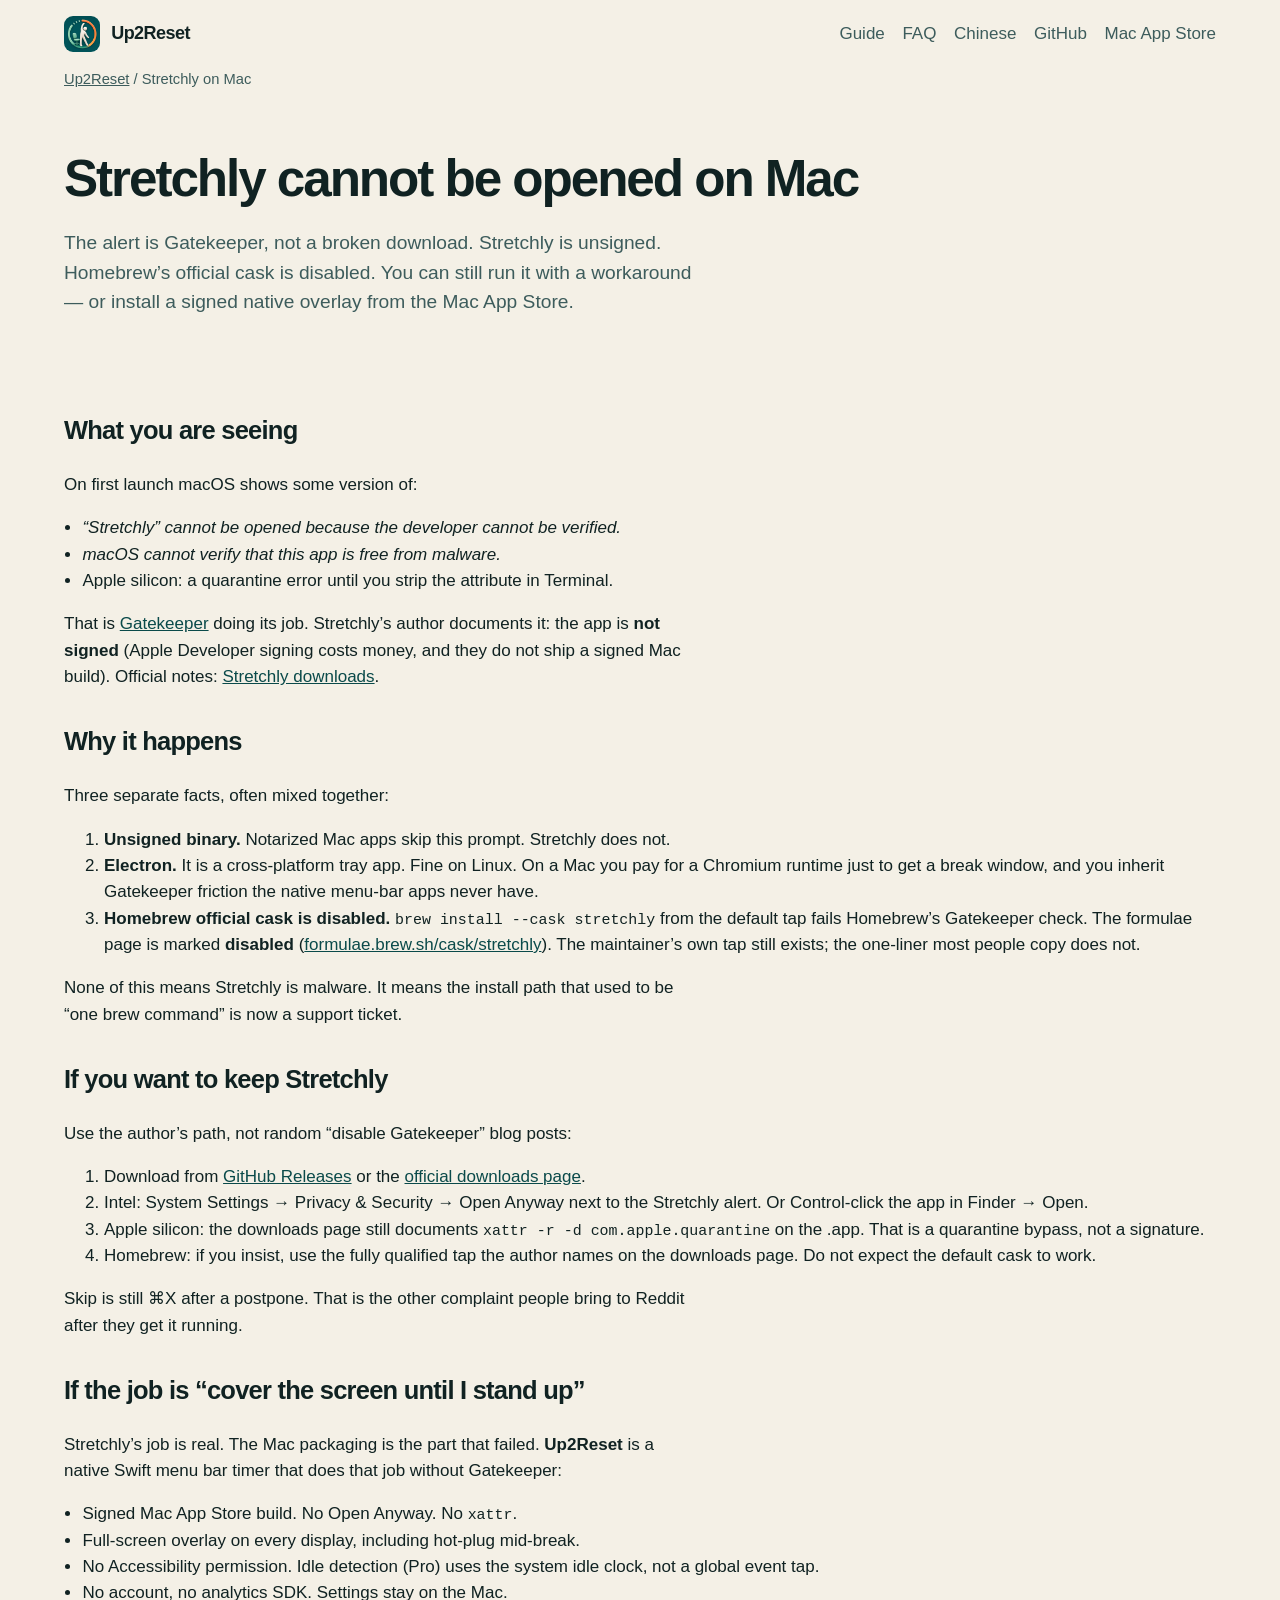
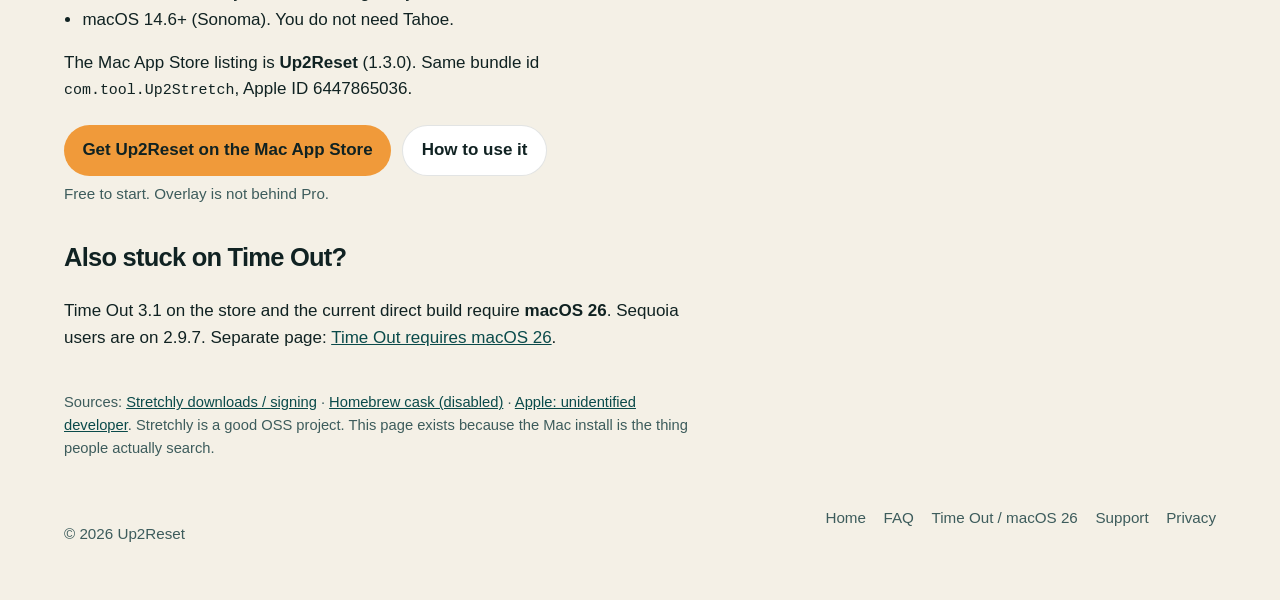
<file: stretchly-cannot-be-opened/index.html>
<!DOCTYPE html>
<html lang="en">
<head>
  <meta charset="utf-8">
  <meta name="viewport" content="width=device-width, initial-scale=1">
  <title>Stretchly cannot be opened on Mac — unsigned app, Homebrew cask disabled</title>
  <meta name="description" content="macOS blocks Stretchly because it is unsigned. The official Homebrew cask is disabled. What the Gatekeeper alert means, how to open it anyway, and a signed native overlay alternative.">
  <link rel="canonical" href="https://up2reset.com/stretchly-cannot-be-opened/">
  <link rel="alternate" hreflang="en" href="https://up2reset.com/stretchly-cannot-be-opened/">
  <link rel="alternate" hreflang="zh" href="https://up2reset.com/zh/stretchly-cannot-be-opened/">
  <link rel="alternate" hreflang="x-default" href="https://up2reset.com/stretchly-cannot-be-opened/">
  <meta property="og:type" content="article">
  <meta property="og:title" content="Stretchly cannot be opened on Mac">
  <meta property="og:description" content="The Gatekeeper alert is real: Stretchly is unsigned, and Homebrew’s official cask is disabled. Here is why, and a signed native sit-break overlay.">
  <meta property="og:url" content="https://up2reset.com/stretchly-cannot-be-opened/">
  <meta property="og:image" content="https://up2reset.com/assets/icon.png">
  <link rel="icon" href="/assets/icon.png">
  <link rel="stylesheet" href="/assets/site.css">
  <script type="application/ld+json">
  {
    "@context": "https://schema.org",
    "@type": "TechArticle",
    "headline": "Stretchly cannot be opened on Mac",
    "description": "Why macOS Gatekeeper blocks Stretchly, why the Homebrew cask is disabled, and a signed native alternative.",
    "url": "https://up2reset.com/stretchly-cannot-be-opened/",
    "author": { "@type": "Person", "name": "Yuan Chen" },
    "publisher": { "@type": "Organization", "name": "Up2Reset" }
  }
  </script>
</head>
<body>
  <a class="skip" href="#main">Skip to content</a>
  <header class="wrap topbar">
    <a class="brand" href="/">
      <img src="/assets/icon.png" width="36" height="36" alt="">
      Up2Reset
    </a>
    <nav class="nav" aria-label="Primary">
      <a href="/guide/">Guide</a>
      <a href="/faq/">FAQ</a>
      <a href="/zh/stretchly-cannot-be-opened/">Chinese</a>
      <a href="https://github.com/chenhuaizhe/up2reset">GitHub</a>
      <a href="https://apps.apple.com/us/app/up2reset/id6447865036?mt=12&amp;ct=seo-stretchly">Mac App Store</a>
    </nav>
  </header>

  <main id="main" class="wrap prose">
    <p class="crumbs"><a href="/">Up2Reset</a> / Stretchly on Mac</p>
    <div class="page-hero">
      <h1>Stretchly cannot be opened on Mac</h1>
      <p class="lede">The alert is Gatekeeper, not a broken download. Stretchly is unsigned. Homebrew’s official cask is disabled. You can still run it with a workaround — or install a signed native overlay from the Mac App Store.</p>
    </div>

    <h2>What you are seeing</h2>
    <p>On first launch macOS shows some version of:</p>
    <ul>
      <li><em>“Stretchly” cannot be opened because the developer cannot be verified.</em></li>
      <li><em>macOS cannot verify that this app is free from malware.</em></li>
      <li>Apple silicon: a quarantine error until you strip the attribute in Terminal.</li>
    </ul>
    <p>That is <a href="https://support.apple.com/guide/mac-help/open-a-mac-app-from-an-unidentified-developer-mh40616/mac">Gatekeeper</a> doing its job. Stretchly’s author documents it: the app is <strong>not signed</strong> (Apple Developer signing costs money, and they do not ship a signed Mac build). Official notes: <a href="https://hovancik.net/stretchly/downloads/">Stretchly downloads</a>.</p>

    <h2>Why it happens</h2>
    <p>Three separate facts, often mixed together:</p>
    <ol>
      <li><strong>Unsigned binary.</strong> Notarized Mac apps skip this prompt. Stretchly does not.</li>
      <li><strong>Electron.</strong> It is a cross-platform tray app. Fine on Linux. On a Mac you pay for a Chromium runtime just to get a break window, and you inherit Gatekeeper friction the native menu-bar apps never have.</li>
      <li><strong>Homebrew official cask is disabled.</strong> <code>brew install --cask stretchly</code> from the default tap fails Homebrew’s Gatekeeper check. The formulae page is marked <strong>disabled</strong> (<a href="https://formulae.brew.sh/cask/stretchly">formulae.brew.sh/cask/stretchly</a>). The maintainer’s own tap still exists; the one-liner most people copy does not.</li>
    </ol>
    <p>None of this means Stretchly is malware. It means the install path that used to be “one brew command” is now a support ticket.</p>

    <h2>If you want to keep Stretchly</h2>
    <p>Use the author’s path, not random “disable Gatekeeper” blog posts:</p>
    <ol>
      <li>Download from <a href="https://github.com/hovancik/stretchly/releases">GitHub Releases</a> or the <a href="https://hovancik.net/stretchly/downloads/">official downloads page</a>.</li>
      <li>Intel: System Settings → Privacy &amp; Security → Open Anyway next to the Stretchly alert. Or Control-click the app in Finder → Open.</li>
      <li>Apple silicon: the downloads page still documents <code>xattr -r -d com.apple.quarantine</code> on the .app. That is a quarantine bypass, not a signature.</li>
      <li>Homebrew: if you insist, use the fully qualified tap the author names on the downloads page. Do not expect the default cask to work.</li>
    </ol>
    <p>Skip is still <span class="kbd">⌘X</span> after a postpone. That is the other complaint people bring to Reddit after they get it running.</p>

    <h2>If the job is “cover the screen until I stand up”</h2>
    <p>Stretchly’s job is real. The Mac packaging is the part that failed. <strong>Up2Reset</strong> is a native Swift menu bar timer that does that job without Gatekeeper:</p>
    <ul>
      <li>Signed Mac App Store build. No Open Anyway. No <code>xattr</code>.</li>
      <li>Full-screen overlay on every display, including hot-plug mid-break.</li>
      <li>No Accessibility permission. Idle detection (Pro) uses the system idle clock, not a global event tap.</li>
      <li>No account, no analytics SDK. Settings stay on the Mac.</li>
      <li>macOS 14.6+ (Sonoma). You do not need Tahoe.</li>
    </ul>
    <p>The Mac App Store listing is <strong>Up2Reset</strong> (1.3.0). Same bundle id <code>com.tool.Up2Stretch</code>, Apple ID 6447865036.</p>
    <div class="article-cta">
      <a class="btn btn-primary" href="https://apps.apple.com/us/app/up2reset/id6447865036?mt=12&amp;ct=seo-stretchly">Get Up2Reset on the Mac App Store</a>
      <a class="btn" href="/guide/" style="background:#fff;color:inherit;border:1px solid var(--line)">How to use it</a>
    </div>
    <p class="note">Free to start. Overlay is not behind Pro.</p>

    <h2>Also stuck on Time Out?</h2>
    <p>Time Out 3.1 on the store and the current direct build require <strong>macOS 26</strong>. Sequoia users are on 2.9.7. Separate page: <a href="/time-out-requires-macos-26/">Time Out requires macOS 26</a>.</p>

    <p class="source">Sources: <a href="https://hovancik.net/stretchly/downloads/">Stretchly downloads / signing</a> · <a href="https://formulae.brew.sh/cask/stretchly">Homebrew cask (disabled)</a> · <a href="https://support.apple.com/guide/mac-help/open-a-mac-app-from-an-unidentified-developer-mh40616/mac">Apple: unidentified developer</a>. Stretchly is a good OSS project. This page exists because the Mac install is the thing people actually search.</p>
  </main>

  <footer class="foot">
    <div class="wrap">
      <p>© 2026 Up2Reset</p>
      <nav>
        <a href="/">Home</a>
        <a href="/faq/">FAQ</a>
        <a href="/time-out-requires-macos-26/">Time Out / macOS 26</a>
        <a href="/support/">Support</a>
        <a href="/privacy/">Privacy</a>
      </nav>
    </div>
  </footer>
</body>
</html>
</file>
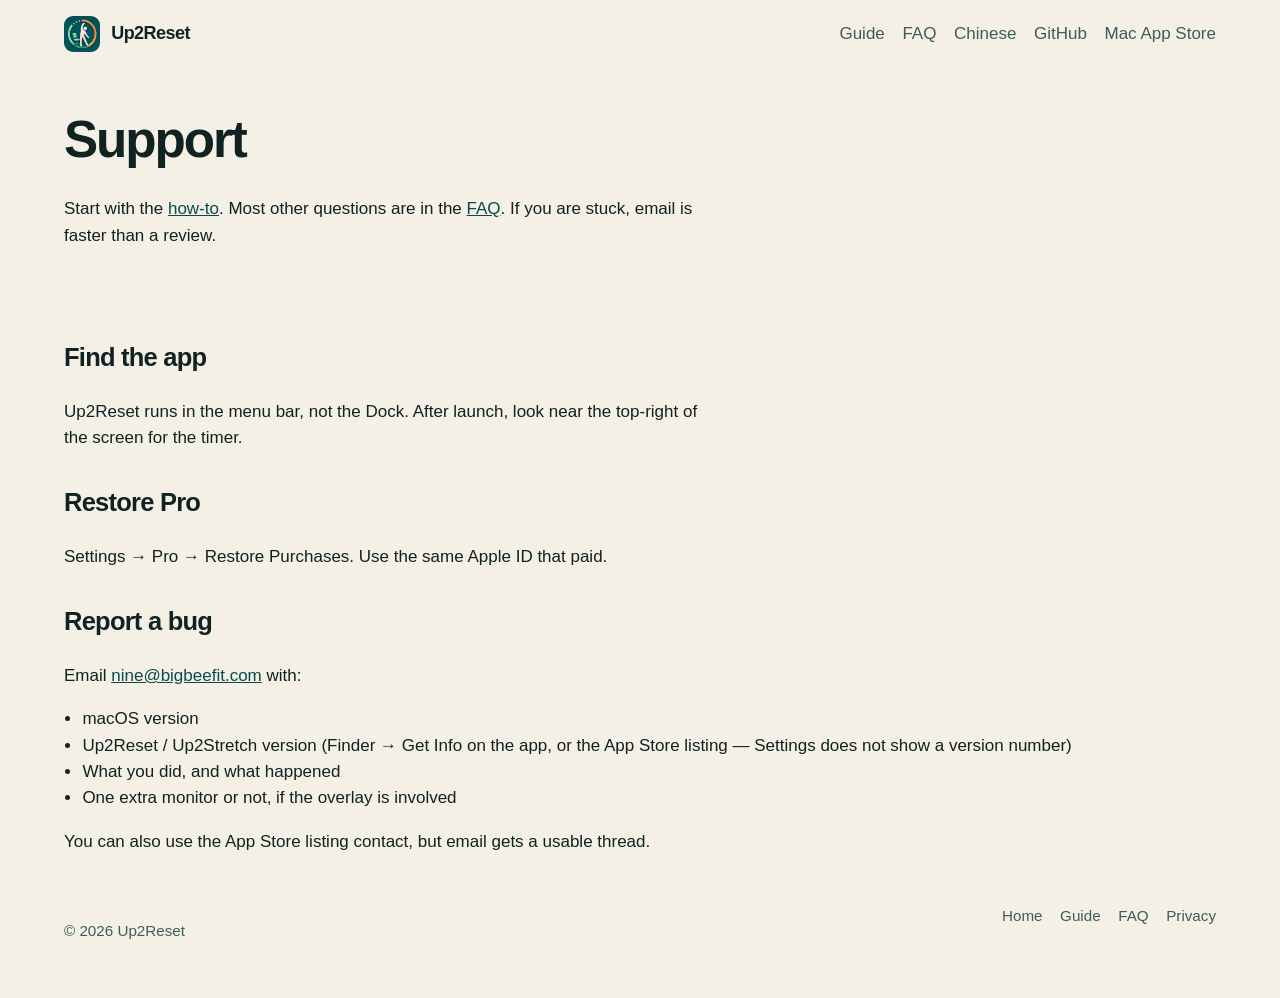
<file: support/index.html>
<!DOCTYPE html>
<html lang="en">
<head>
  <meta charset="utf-8">
  <meta name="viewport" content="width=device-width, initial-scale=1">
  <title>Up2Reset Support</title>
  <meta name="description" content="Support for Up2Reset, the macOS menu bar sit reminder. How to find the menu bar item, restore Pro, and report a bug.">
  <link rel="canonical" href="https://up2reset.com/support/">
  <link rel="alternate" hreflang="en" href="https://up2reset.com/support/">
  <link rel="alternate" hreflang="zh" href="https://up2reset.com/zh/support/">
  <link rel="icon" href="/assets/icon.png">
  <link rel="stylesheet" href="/assets/site.css">
</head>
<body>
  <a class="skip" href="#main">Skip to content</a>
  <header class="wrap topbar">
    <a class="brand" href="/">
      <img src="/assets/icon.png" width="36" height="36" alt="">
      Up2Reset
    </a>
    <nav class="nav">
      <a href="/guide/">Guide</a>
      <a href="/faq/">FAQ</a>
      <a href="/zh/">Chinese</a>
      <a href="https://github.com/chenhuaizhe/up2reset">GitHub</a>
      <a href="https://apps.apple.com/us/app/up2reset/id6447865036?mt=12">Mac App Store</a>
    </nav>
  </header>
  <main id="main" class="wrap prose">
    <div class="page-hero">
      <h1>Support</h1>
      <p>Start with the <a href="/guide/">how-to</a>. Most other questions are in the <a href="/faq/">FAQ</a>. If you are stuck, email is faster than a review.</p>
    </div>
    <h2>Find the app</h2>
    <p>Up2Reset runs in the menu bar, not the Dock. After launch, look near the top-right of the screen for the timer.</p>
    <h2>Restore Pro</h2>
    <p>Settings → Pro → Restore Purchases. Use the same Apple ID that paid.</p>
    <h2>Report a bug</h2>
    <p>Email <a href="mailto:nine@bigbeefit.com">nine@bigbeefit.com</a> with:</p>
    <ul>
      <li>macOS version</li>
      <li>Up2Reset / Up2Stretch version (Finder → Get Info on the app, or the App Store listing — Settings does not show a version number)</li>
      <li>What you did, and what happened</li>
      <li>One extra monitor or not, if the overlay is involved</li>
    </ul>
    <p>You can also use the App Store listing contact, but email gets a usable thread.</p>
  </main>
  <footer class="foot">
    <div class="wrap">
      <p>© 2026 Up2Reset</p>
      <nav>
        <a href="/">Home</a>
        <a href="/guide/">Guide</a>
        <a href="/faq/">FAQ</a>
        <a href="/privacy/">Privacy</a>
      </nav>
    </div>
  </footer>
</body>
</html>
</file>
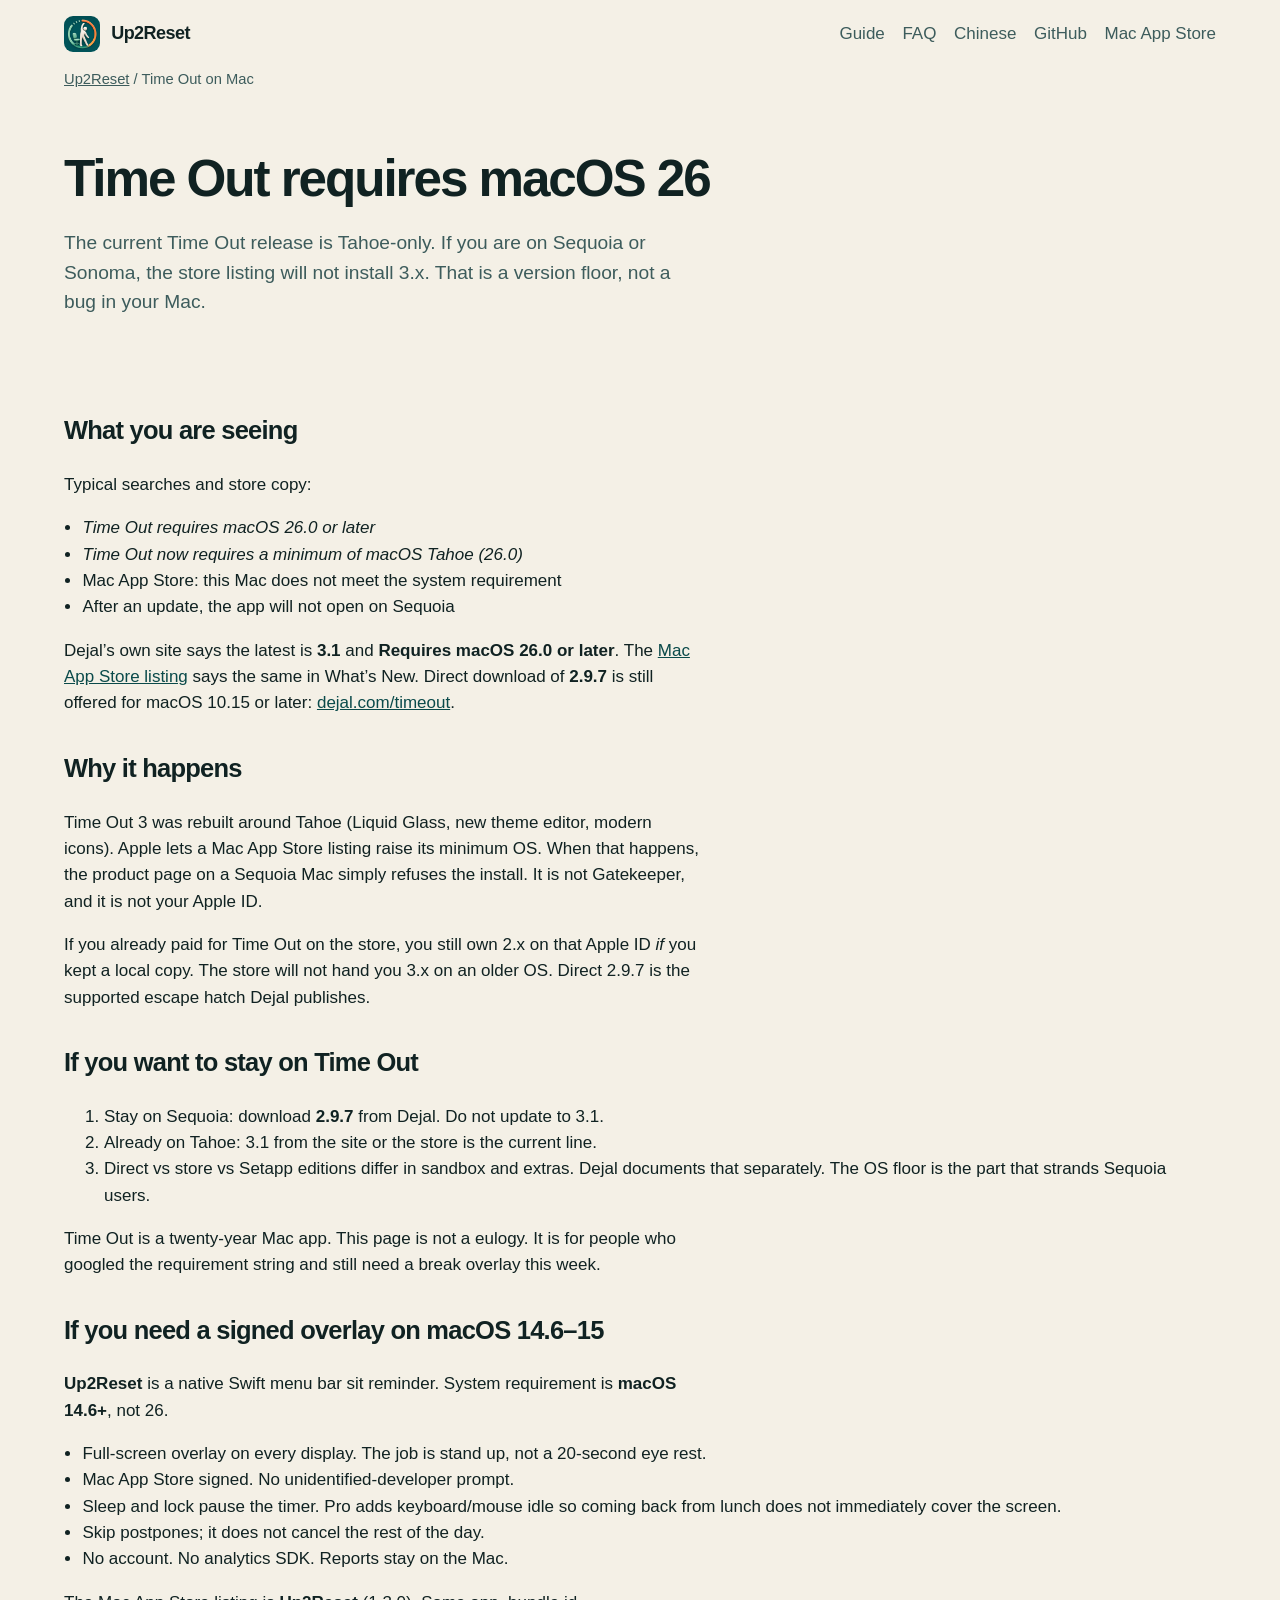
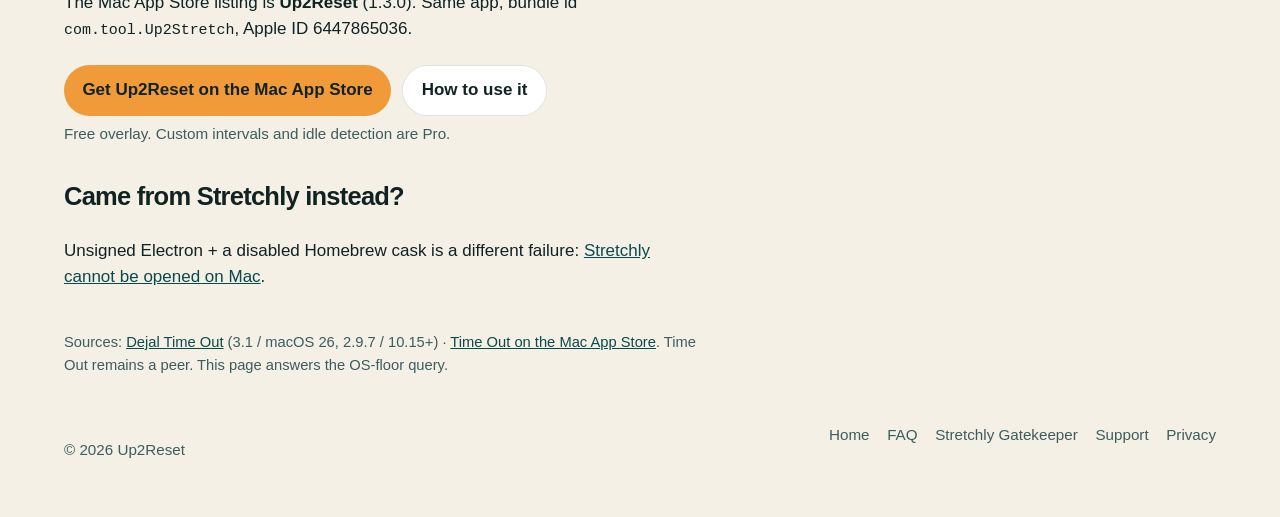
<file: time-out-requires-macos-26/index.html>
<!DOCTYPE html>
<html lang="en">
<head>
  <meta charset="utf-8">
  <meta name="viewport" content="width=device-width, initial-scale=1">
  <title>Time Out requires macOS 26 — Sequoia users and a native alternative</title>
  <meta name="description" content="Time Out 3.1 needs macOS Tahoe 26. The Mac App Store listing says the same. 2.9.7 still runs on 10.15+. What changed, who is stuck, and a signed overlay that runs on macOS 14.6.">
  <link rel="canonical" href="https://up2reset.com/time-out-requires-macos-26/">
  <link rel="alternate" hreflang="en" href="https://up2reset.com/time-out-requires-macos-26/">
  <link rel="alternate" hreflang="zh" href="https://up2reset.com/zh/time-out-requires-macos-26/">
  <link rel="alternate" hreflang="x-default" href="https://up2reset.com/time-out-requires-macos-26/">
  <meta property="og:type" content="article">
  <meta property="og:title" content="Time Out requires macOS 26">
  <meta property="og:description" content="Time Out 3.1 is Tahoe-only. Sequoia stays on 2.9.7. A native sit-break overlay still runs on macOS 14.6.">
  <meta property="og:url" content="https://up2reset.com/time-out-requires-macos-26/">
  <meta property="og:image" content="https://up2reset.com/assets/icon.png">
  <link rel="icon" href="/assets/icon.png">
  <link rel="stylesheet" href="/assets/site.css">
  <script type="application/ld+json">
  {
    "@context": "https://schema.org",
    "@type": "TechArticle",
    "headline": "Time Out requires macOS 26",
    "description": "Time Out 3.1 needs macOS Tahoe. Older Macs stay on 2.9.7. Up2Reset is a signed native overlay on macOS 14.6+.",
    "url": "https://up2reset.com/time-out-requires-macos-26/",
    "author": { "@type": "Person", "name": "Yuan Chen" },
    "publisher": { "@type": "Organization", "name": "Up2Reset" }
  }
  </script>
</head>
<body>
  <a class="skip" href="#main">Skip to content</a>
  <header class="wrap topbar">
    <a class="brand" href="/">
      <img src="/assets/icon.png" width="36" height="36" alt="">
      Up2Reset
    </a>
    <nav class="nav" aria-label="Primary">
      <a href="/guide/">Guide</a>
      <a href="/faq/">FAQ</a>
      <a href="/zh/time-out-requires-macos-26/">Chinese</a>
      <a href="https://github.com/chenhuaizhe/up2reset">GitHub</a>
      <a href="https://apps.apple.com/us/app/up2reset/id6447865036?mt=12&amp;ct=seo-timeout">Mac App Store</a>
    </nav>
  </header>

  <main id="main" class="wrap prose">
    <p class="crumbs"><a href="/">Up2Reset</a> / Time Out on Mac</p>
    <div class="page-hero">
      <h1>Time Out requires macOS 26</h1>
      <p class="lede">The current Time Out release is Tahoe-only. If you are on Sequoia or Sonoma, the store listing will not install 3.x. That is a version floor, not a bug in your Mac.</p>
    </div>

    <h2>What you are seeing</h2>
    <p>Typical searches and store copy:</p>
    <ul>
      <li><em>Time Out requires macOS 26.0 or later</em></li>
      <li><em>Time Out now requires a minimum of macOS Tahoe (26.0)</em></li>
      <li>Mac App Store: this Mac does not meet the system requirement</li>
      <li>After an update, the app will not open on Sequoia</li>
    </ul>
    <p>Dejal’s own site says the latest is <strong>3.1</strong> and <strong>Requires macOS 26.0 or later</strong>. The <a href="https://apps.apple.com/us/app/time-out-break-reminders/id402592703?mt=12">Mac App Store listing</a> says the same in What’s New. Direct download of <strong>2.9.7</strong> is still offered for macOS 10.15 or later: <a href="https://www.dejal.com/timeout/">dejal.com/timeout</a>.</p>

    <h2>Why it happens</h2>
    <p>Time Out 3 was rebuilt around Tahoe (Liquid Glass, new theme editor, modern icons). Apple lets a Mac App Store listing raise its minimum OS. When that happens, the product page on a Sequoia Mac simply refuses the install. It is not Gatekeeper, and it is not your Apple ID.</p>
    <p>If you already paid for Time Out on the store, you still own 2.x on that Apple ID <em>if</em> you kept a local copy. The store will not hand you 3.x on an older OS. Direct 2.9.7 is the supported escape hatch Dejal publishes.</p>

    <h2>If you want to stay on Time Out</h2>
    <ol>
      <li>Stay on Sequoia: download <strong>2.9.7</strong> from Dejal. Do not update to 3.1.</li>
      <li>Already on Tahoe: 3.1 from the site or the store is the current line.</li>
      <li>Direct vs store vs Setapp editions differ in sandbox and extras. Dejal documents that separately. The OS floor is the part that strands Sequoia users.</li>
    </ol>
    <p>Time Out is a twenty-year Mac app. This page is not a eulogy. It is for people who googled the requirement string and still need a break overlay this week.</p>

    <h2>If you need a signed overlay on macOS 14.6–15</h2>
    <p><strong>Up2Reset</strong> is a native Swift menu bar sit reminder. System requirement is <strong>macOS 14.6+</strong>, not 26.</p>
    <ul>
      <li>Full-screen overlay on every display. The job is stand up, not a 20-second eye rest.</li>
      <li>Mac App Store signed. No unidentified-developer prompt.</li>
      <li>Sleep and lock pause the timer. Pro adds keyboard/mouse idle so coming back from lunch does not immediately cover the screen.</li>
      <li>Skip postpones; it does not cancel the rest of the day.</li>
      <li>No account. No analytics SDK. Reports stay on the Mac.</li>
    </ul>
    <p>The Mac App Store listing is <strong>Up2Reset</strong> (1.3.0). Same app, bundle id <code>com.tool.Up2Stretch</code>, Apple ID 6447865036.</p>
    <div class="article-cta">
      <a class="btn btn-primary" href="https://apps.apple.com/us/app/up2reset/id6447865036?mt=12&amp;ct=seo-timeout">Get Up2Reset on the Mac App Store</a>
      <a class="btn" href="/guide/" style="background:#fff;color:inherit;border:1px solid var(--line)">How to use it</a>
    </div>
    <p class="note">Free overlay. Custom intervals and idle detection are Pro.</p>

    <h2>Came from Stretchly instead?</h2>
    <p>Unsigned Electron + a disabled Homebrew cask is a different failure: <a href="/stretchly-cannot-be-opened/">Stretchly cannot be opened on Mac</a>.</p>

    <p class="source">Sources: <a href="https://www.dejal.com/timeout/">Dejal Time Out</a> (3.1 / macOS 26, 2.9.7 / 10.15+) · <a href="https://apps.apple.com/us/app/time-out-break-reminders/id402592703?mt=12">Time Out on the Mac App Store</a>. Time Out remains a peer. This page answers the OS-floor query.</p>
  </main>

  <footer class="foot">
    <div class="wrap">
      <p>© 2026 Up2Reset</p>
      <nav>
        <a href="/">Home</a>
        <a href="/faq/">FAQ</a>
        <a href="/stretchly-cannot-be-opened/">Stretchly Gatekeeper</a>
        <a href="/support/">Support</a>
        <a href="/privacy/">Privacy</a>
      </nav>
    </div>
  </footer>
</body>
</html>
</file>
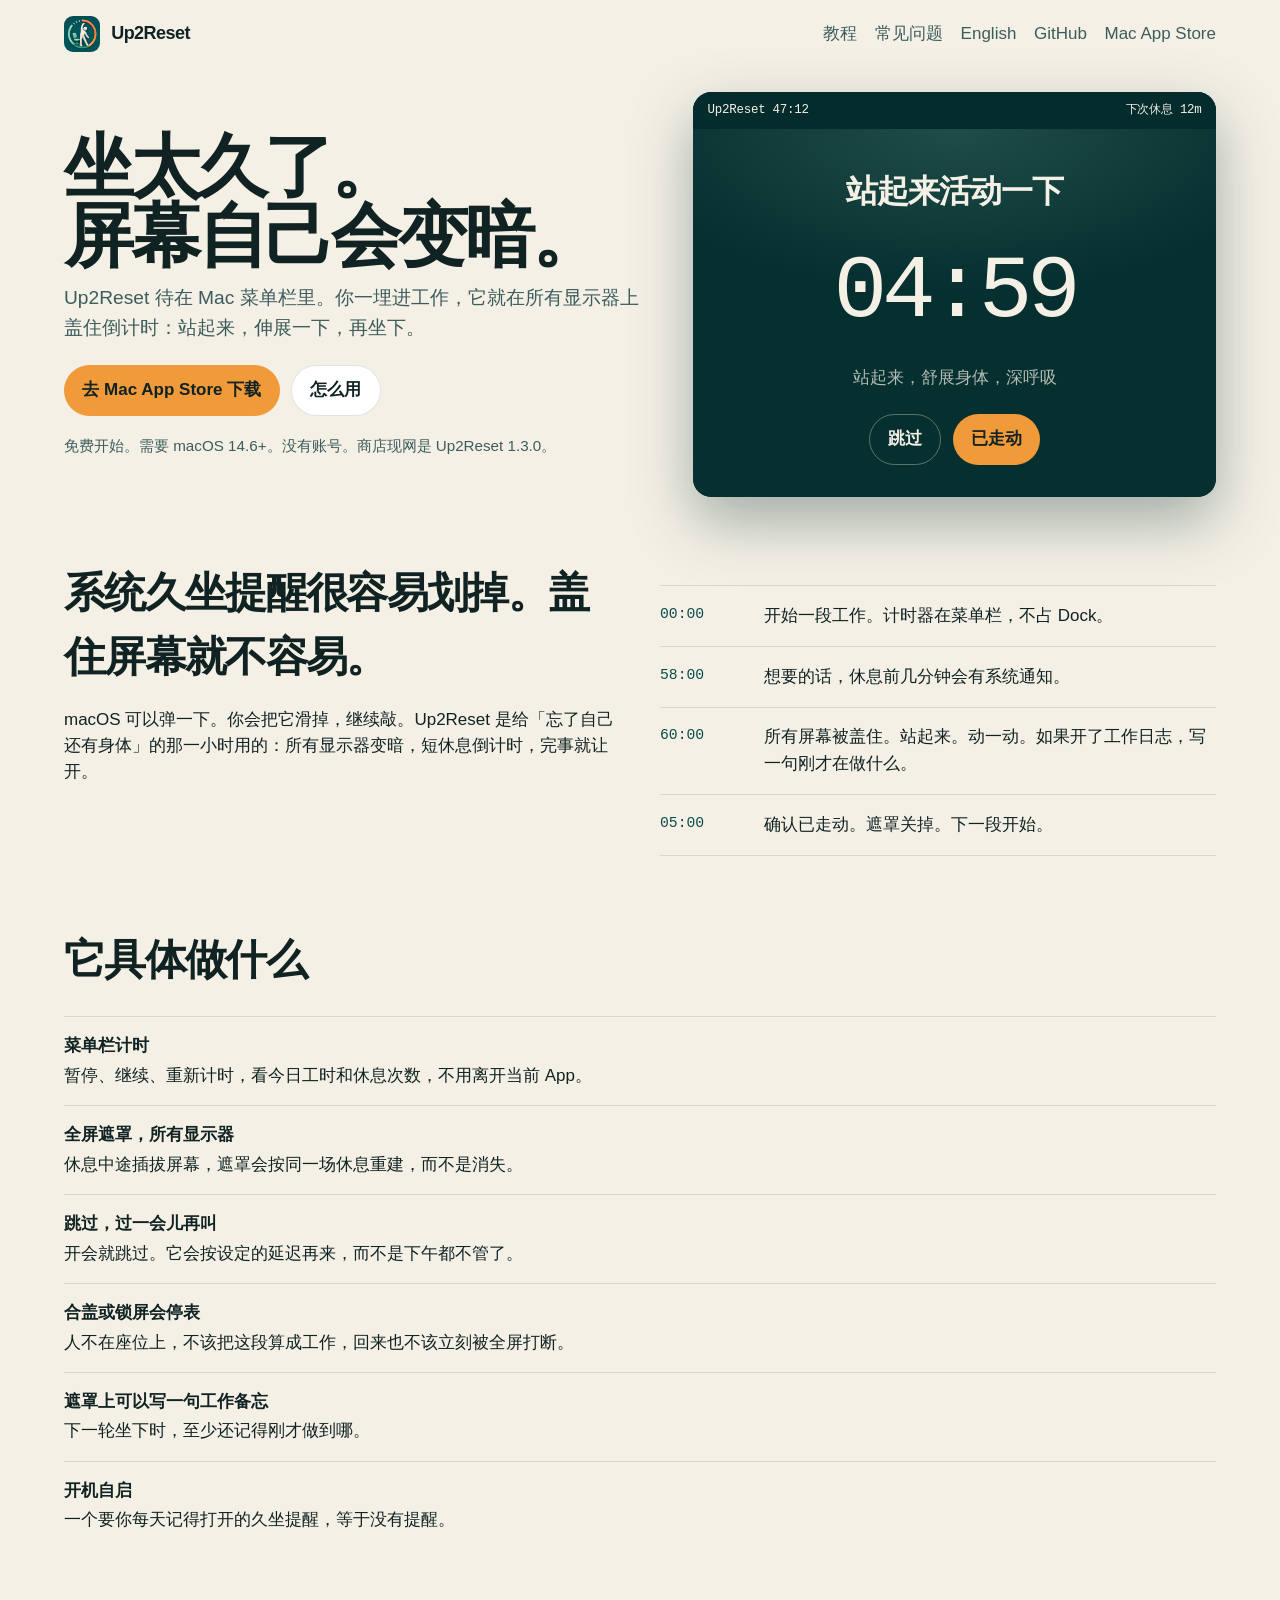
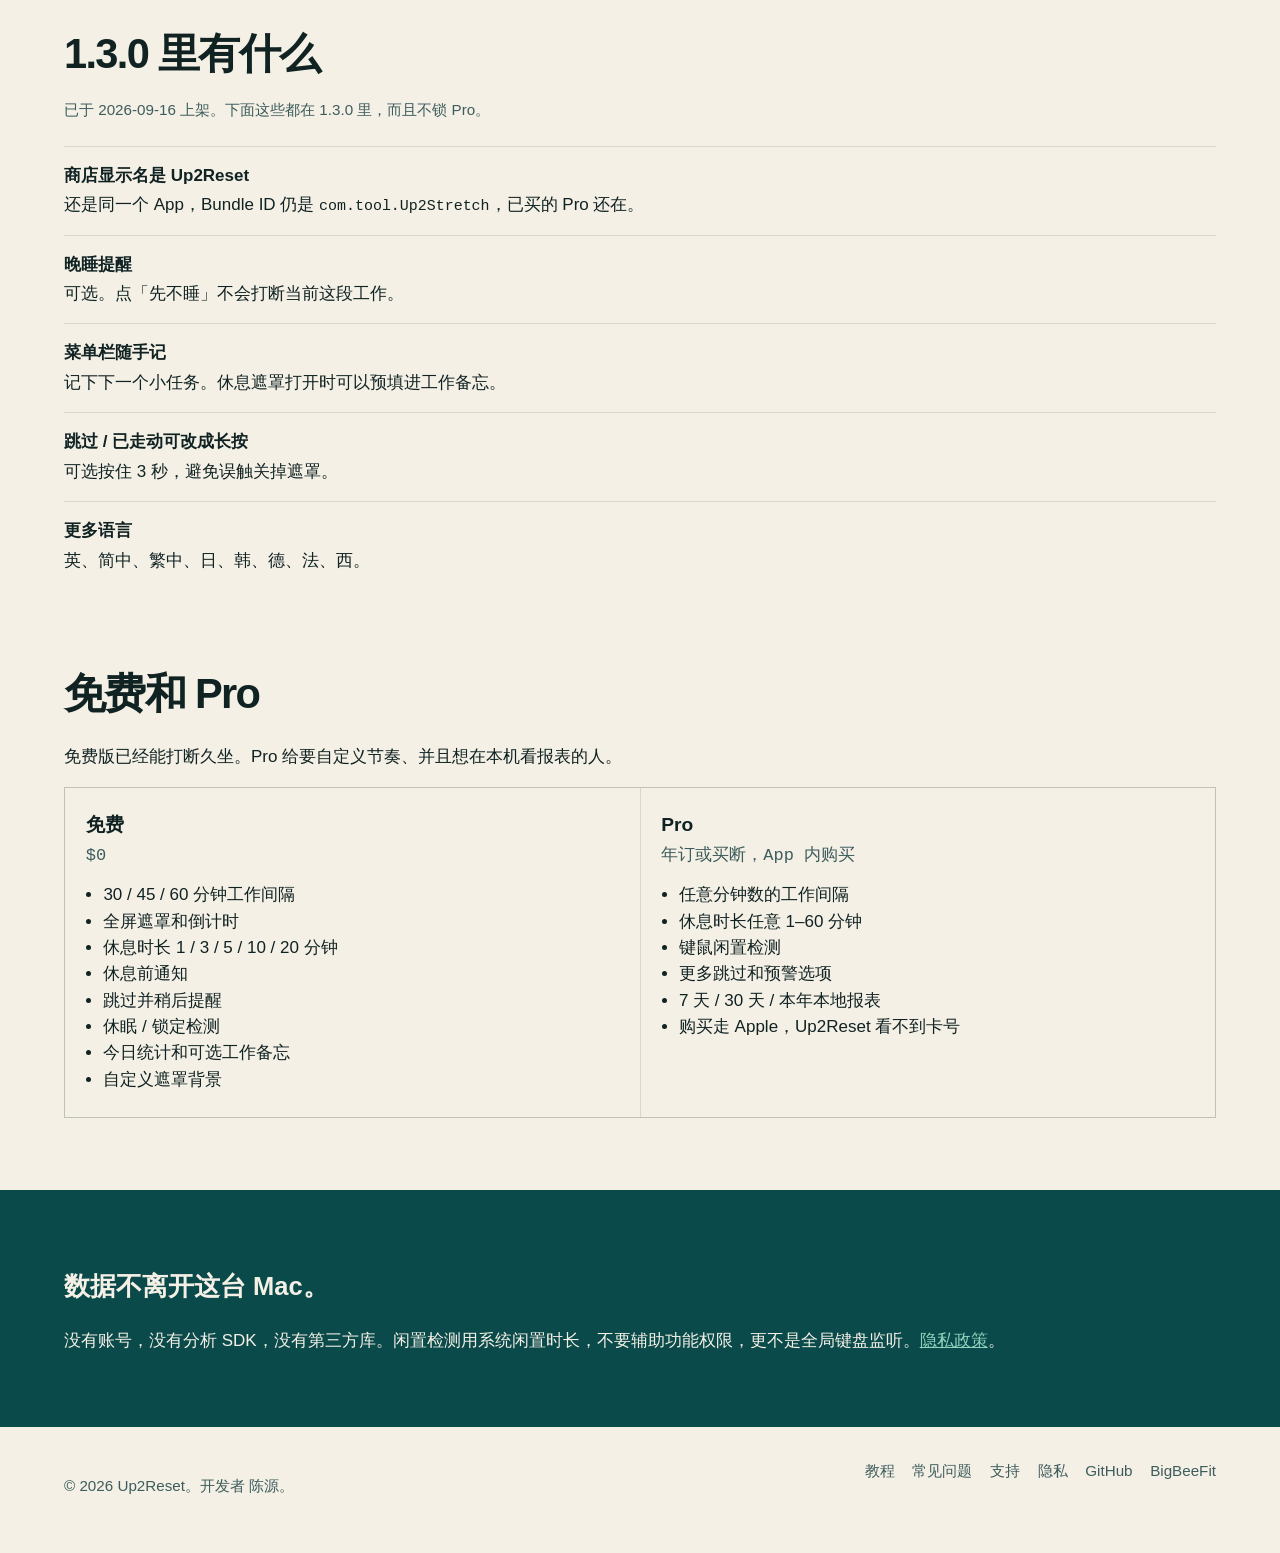
<file: zh/index.html>
<!DOCTYPE html>
<html lang="zh-Hans">
<head>
  <meta charset="utf-8">
  <meta name="viewport" content="width=device-width, initial-scale=1">
  <title>Up2Reset — macOS 菜单栏久坐提醒，到点全屏挡住你</title>
  <meta name="description" content="Up2Reset 是给长时间写代码、设计、写作的人用的 macOS 菜单栏应用。坐太久时，它会盖住所有屏幕，倒计时逼你站起来活动。没有账号，数据不离开这台 Mac。">
  <link rel="canonical" href="https://up2reset.com/zh/">
  <link rel="alternate" hreflang="en" href="https://up2reset.com/">
  <link rel="alternate" hreflang="zh" href="https://up2reset.com/zh/">
  <meta property="og:title" content="Up2Reset — 工作太久时，提醒你起来恢复一下">
  <meta property="og:description" content="macOS 菜单栏久坐提醒。到点覆盖所有屏幕，站起来，动几分钟，再坐下。">
  <meta property="og:url" content="https://up2reset.com/zh/">
  <meta property="og:image" content="https://up2reset.com/assets/icon.png">
  <link rel="icon" href="/assets/icon.png">
  <link rel="stylesheet" href="/assets/site.css">
</head>
<body>
  <a class="skip" href="#main">跳到正文</a>
  <header class="wrap topbar">
    <a class="brand" href="/zh/">
      <img src="/assets/icon.png" width="36" height="36" alt="">
      Up2Reset
    </a>
    <nav class="nav" aria-label="主导航">
      <a href="/zh/guide/">教程</a>
      <a href="/zh/faq/">常见问题</a>
      <a href="/">English</a>
      <a href="https://github.com/chenhuaizhe/up2reset">GitHub</a>
      <a href="https://apps.apple.com/us/app/up2reset/id6447865036?mt=12">Mac App Store</a>
    </nav>
  </header>

  <main id="main">
    <section class="wrap hero">
      <div>
        <h1>坐太久了。<br>屏幕自己会变暗。</h1>
        <p class="lede">Up2Reset 待在 Mac 菜单栏里。你一埋进工作，它就在所有显示器上盖住倒计时：站起来，伸展一下，再坐下。</p>
        <div class="hero-actions">
          <a class="btn btn-primary" href="https://apps.apple.com/us/app/up2reset/id6447865036?mt=12">去 Mac App Store 下载</a>
          <a class="btn" href="/zh/guide/" style="background:#fff;color:inherit;border:1px solid var(--line)">怎么用</a>
        </div>
        <p class="note">免费开始。需要 macOS 14.6+。没有账号。商店现网是 Up2Reset 1.3.0。</p>
      </div>
      <div class="stage" aria-label="休息遮罩预览">
        <div class="menubar">
          <span>Up2Reset  47:12</span>
          <span>下次休息 12m</span>
        </div>
        <div class="overlay">
          <h2>站起来活动一下</h2>
          <p class="count" id="count">05:00</p>
          <p class="prompt">站起来，舒展身体，深呼吸</p>
          <div class="overlay-actions">
            <span class="btn btn-ghost">跳过</span>
            <span class="btn btn-primary">已走动</span>
          </div>
        </div>
      </div>
    </section>

    <section class="section">
      <div class="wrap split">
        <div>
          <h2>系统久坐提醒很容易划掉。盖住屏幕就不容易。</h2>
          <p>macOS 可以弹一下。你会把它滑掉，继续敲。Up2Reset 是给「忘了自己还有身体」的那一小时用的：所有显示器变暗，短休息倒计时，完事就让开。</p>
        </div>
        <ol class="beats">
          <li>
            <time>00:00</time>
            <div>开始一段工作。计时器在菜单栏，不占 Dock。</div>
          </li>
          <li>
            <time>58:00</time>
            <div>想要的话，休息前几分钟会有系统通知。</div>
          </li>
          <li>
            <time>60:00</time>
            <div>所有屏幕被盖住。站起来。动一动。如果开了工作日志，写一句刚才在做什么。</div>
          </li>
          <li>
            <time>05:00</time>
            <div>确认已走动。遮罩关掉。下一段开始。</div>
          </li>
        </ol>
      </div>
    </section>

    <section class="section">
      <div class="wrap">
        <h2>它具体做什么</h2>
        <ul class="facts">
          <li>
            <strong>菜单栏计时</strong>
            暂停、继续、重新计时，看今日工时和休息次数，不用离开当前 App。
          </li>
          <li>
            <strong>全屏遮罩，所有显示器</strong>
            休息中途插拔屏幕，遮罩会按同一场休息重建，而不是消失。
          </li>
          <li>
            <strong>跳过，过一会儿再叫</strong>
            开会就跳过。它会按设定的延迟再来，而不是下午都不管了。
          </li>
          <li>
            <strong>合盖或锁屏会停表</strong>
            人不在座位上，不该把这段算成工作，回来也不该立刻被全屏打断。
          </li>
          <li>
            <strong>遮罩上可以写一句工作备忘</strong>
            下一轮坐下时，至少还记得刚才做到哪。
          </li>
          <li>
            <strong>开机自启</strong>
            一个要你每天记得打开的久坐提醒，等于没有提醒。
          </li>
        </ul>
      </div>
    </section>

    <section class="section">
      <div class="wrap">
        <h2>1.3.0 里有什么</h2>
        <p class="note">已于 2026-09-16 上架。下面这些都在 1.3.0 里，而且不锁 Pro。</p>
        <ul class="facts">
          <li>
            <strong>商店显示名是 Up2Reset</strong>
            还是同一个 App，Bundle ID 仍是 <code>com.tool.Up2Stretch</code>，已买的 Pro 还在。
          </li>
          <li>
            <strong>晚睡提醒</strong>
            可选。点「先不睡」不会打断当前这段工作。
          </li>
          <li>
            <strong>菜单栏随手记</strong>
            记下下一个小任务。休息遮罩打开时可以预填进工作备忘。
          </li>
          <li>
            <strong>跳过 / 已走动可改成长按</strong>
            可选按住 3 秒，避免误触关掉遮罩。
          </li>
          <li>
            <strong>更多语言</strong>
            英、简中、繁中、日、韩、德、法、西。
          </li>
        </ul>
      </div>
    </section>

    <section class="section">
      <div class="wrap">
        <h2>免费和 Pro</h2>
        <p>免费版已经能打断久坐。Pro 给要自定义节奏、并且想在本机看报表的人。</p>
        <div class="plans">
          <article class="plan">
            <h3>免费</h3>
            <p class="price">$0</p>
            <ul>
              <li>30 / 45 / 60 分钟工作间隔</li>
              <li>全屏遮罩和倒计时</li>
              <li>休息时长 1 / 3 / 5 / 10 / 20 分钟</li>
              <li>休息前通知</li>
              <li>跳过并稍后提醒</li>
              <li>休眠 / 锁定检测</li>
              <li>今日统计和可选工作备忘</li>
              <li>自定义遮罩背景</li>
            </ul>
          </article>
          <article class="plan">
            <h3>Pro</h3>
            <p class="price">年订或买断，App 内购买</p>
            <ul>
              <li>任意分钟数的工作间隔</li>
              <li>休息时长任意 1–60 分钟</li>
              <li>键鼠闲置检测</li>
              <li>更多跳过和预警选项</li>
              <li>7 天 / 30 天 / 本年本地报表</li>
              <li>购买走 Apple，Up2Reset 看不到卡号</li>
            </ul>
          </article>
        </div>
      </div>
    </section>

    <section class="band">
      <div class="wrap">
        <h2>数据不离开这台 Mac。</h2>
        <p>没有账号，没有分析 SDK，没有第三方库。闲置检测用系统闲置时长，不要辅助功能权限，更不是全局键盘监听。<a href="/zh/privacy/">隐私政策</a>。</p>
      </div>
    </section>
  </main>

  <footer class="foot">
    <div class="wrap">
      <p>© 2026 Up2Reset。开发者 陈源。</p>
      <nav>
        <a href="/zh/guide/">教程</a>
        <a href="/zh/faq/">常见问题</a>
        <a href="/zh/support/">支持</a>
        <a href="/zh/privacy/">隐私</a>
        <a href="https://github.com/chenhuaizhe/up2reset">GitHub</a>
        <a href="https://www.bigbeefit.com/">BigBeeFit</a>
      </nav>
    </div>
  </footer>
  <script src="/assets/site.js"></script>
</body>
</html>
</file>
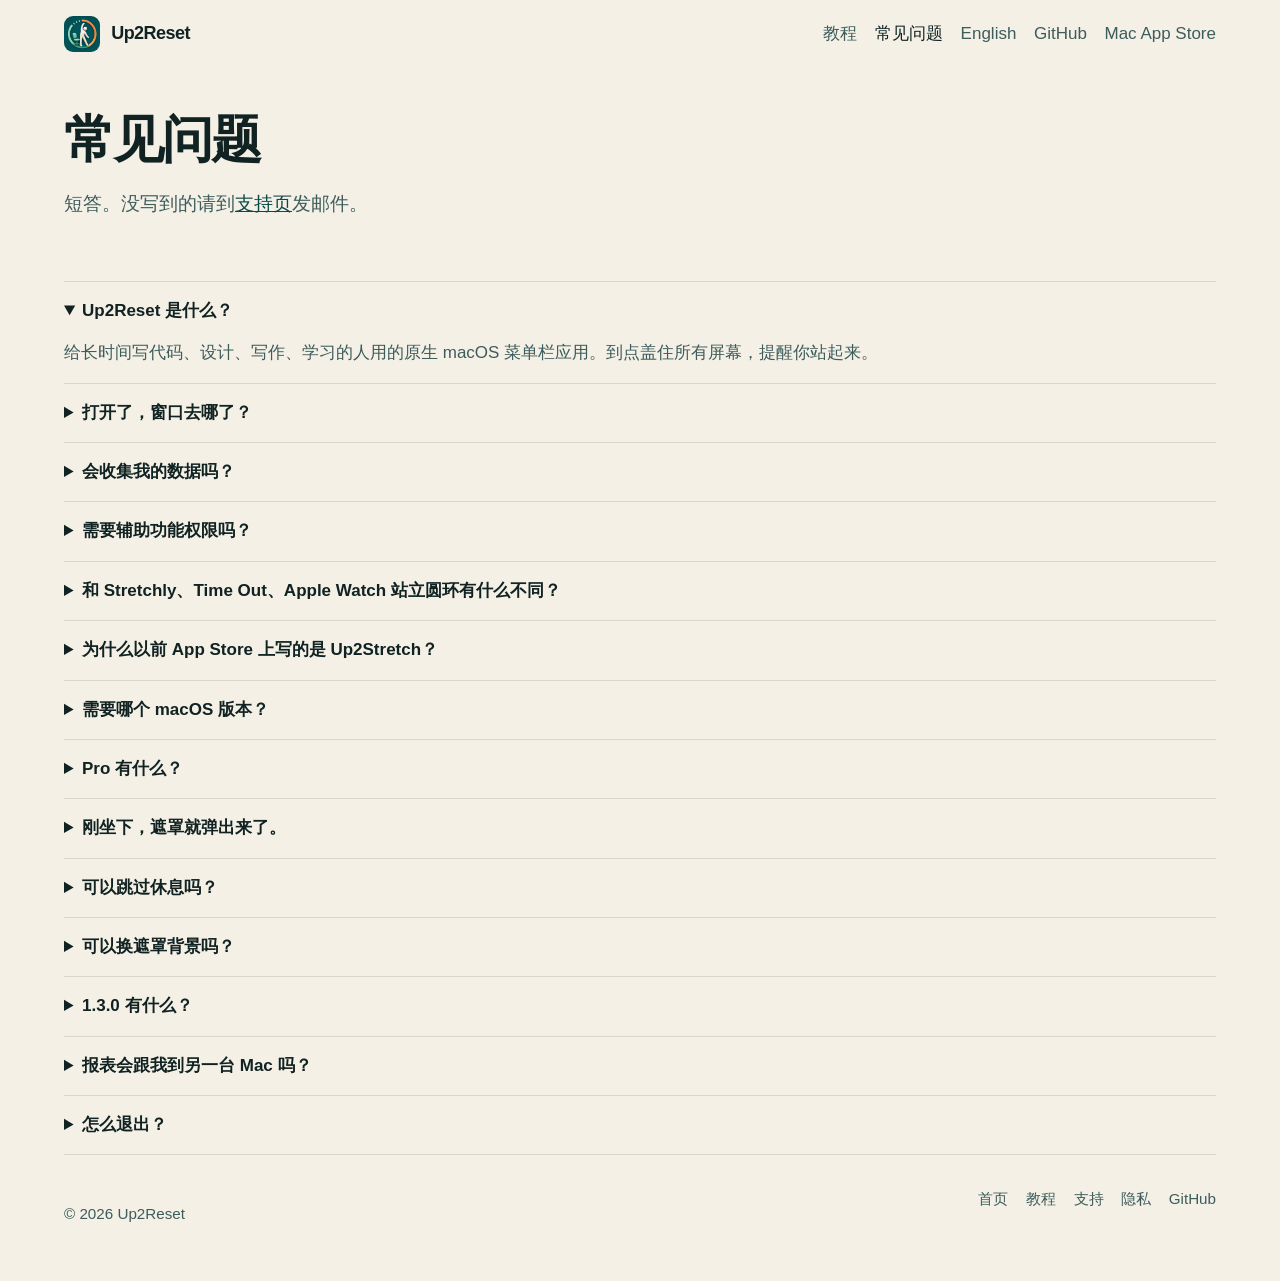
<file: zh/faq/index.html>
<!DOCTYPE html>
<html lang="zh-Hans">
<head>
  <meta charset="utf-8">
  <meta name="viewport" content="width=device-width, initial-scale=1">
  <title>Up2Reset 常见问题</title>
  <meta name="description" content="Up2Reset 常见问题：菜单栏入口、隐私、Pro、闲置检测、商店名字，以及 1.3.0 功能。">
  <link rel="canonical" href="https://up2reset.com/zh/faq/">
  <link rel="alternate" hreflang="en" href="https://up2reset.com/faq/">
  <link rel="alternate" hreflang="zh" href="https://up2reset.com/zh/faq/">
  <link rel="icon" href="/assets/icon.png">
  <link rel="stylesheet" href="/assets/site.css">
</head>
<body>
  <a class="skip" href="#main">跳到正文</a>
  <header class="wrap topbar">
    <a class="brand" href="/zh/">
      <img src="/assets/icon.png" width="36" height="36" alt="">
      Up2Reset
    </a>
    <nav class="nav">
      <a href="/zh/guide/">教程</a>
      <a href="/zh/faq/" aria-current="page">常见问题</a>
      <a href="/">English</a>
      <a href="https://github.com/chenhuaizhe/up2reset">GitHub</a>
      <a href="https://apps.apple.com/us/app/up2reset/id6447865036?mt=12">Mac App Store</a>
    </nav>
  </header>
  <main id="main" class="wrap">
    <div class="page-hero">
      <h1>常见问题</h1>
      <p class="lede">短答。没写到的请到<a href="/zh/support/">支持页</a>发邮件。</p>
    </div>
    <div class="faq">
      <details open>
        <summary>Up2Reset 是什么？</summary>
        <p>给长时间写代码、设计、写作、学习的人用的原生 macOS 菜单栏应用。到点盖住所有屏幕，提醒你站起来。</p>
      </details>
      <details>
        <summary>打开了，窗口去哪了？</summary>
        <p>没有 Dock 窗口。看屏幕右上角菜单栏的计时器。菜单栏太挤时，系统可能把它收进折叠箭头里，拖出来即可。逐步说明见<a href="/zh/guide/">怎么用</a>。</p>
      </details>
      <details>
        <summary>会收集我的数据吗？</summary>
        <p>不会。设置、备忘、今日统计和报表都在这台 Mac。没有账号，没有分析 SDK。<a href="/zh/privacy/">隐私政策</a>。</p>
      </details>
      <details>
        <summary>需要辅助功能权限吗？</summary>
        <p>不需要，也不要开。闲置检测读的是系统闲置时长，不是全局键盘鼠标监听。</p>
      </details>
      <details>
        <summary>和 Stretchly、Time Out、Apple Watch 站立圆环有什么不同？</summary>
        <p>Stretchly 是 Electron。Time Out 是同类工具。Up2Reset 是原生 Swift，全屏遮罩盖住所有显示器，数据只留本机。Watch 站立圆环统计站立小时，不会在你改 diff 改到第九十分钟时盖住 IDE。Stretchly 被 Gatekeeper 拦住见<a href="/zh/stretchly-cannot-be-opened/">Stretchly 在 Mac 上无法打开</a>。Time Out 3.1 要 macOS 26 见<a href="/zh/time-out-requires-macos-26/">Time Out 需要 macOS 26</a>。</p>
      </details>
      <details>
        <summary>为什么以前 App Store 上写的是 Up2Stretch？</summary>
        <p>1.3.0 已经改成 Up2Reset。和以前是同一个 App，Bundle ID <code>com.tool.Up2Stretch</code>，Apple ID 6447865036。购买还在。内购条目可能仍显示旧名 Up2Stretch Pro。</p>
      </details>
      <details>
        <summary>需要哪个 macOS 版本？</summary>
        <p>macOS 14.6 或更高。旧文案里写 13.2 的已经过时。</p>
      </details>
      <details>
        <summary>Pro 有什么？</summary>
        <p>任意工作间隔、休息时长 1–60 分钟、更多跳过/预警、键鼠闲置检测，以及 7 天 / 30 天 / 本年本地报表。年订或买断，都走 Apple。用付款时的同一 Apple ID，在设置 → Pro 恢复购买。</p>
      </details>
      <details>
        <summary>刚坐下，遮罩就弹出来了。</summary>
        <p>阅读、看视频也算坐着——硬计时器就是这个意思。如果人真的离开了，走前先暂停，或打开 Pro 闲置检测。合盖和锁屏在免费版就会停表。</p>
      </details>
      <details>
        <summary>可以跳过休息吗？</summary>
        <p>可以。跳过是推迟遮罩，不是把今天剩下的提醒都取消。默认延迟 10 分钟。Pro 可以改这个时间。</p>
      </details>
      <details>
        <summary>可以换遮罩背景吗？</summary>
        <p>可以，1.2.1 起就能在设置里选图片和透明度，让倒计时仍然可读。</p>
      </details>
      <details>
        <summary>1.3.0 有什么？</summary>
        <p>1.3.0 已上架。商店显示名是 Up2Reset，并加上晚睡提醒（点「先不睡」不会打断当前工作）、菜单栏随手记、跳过 / 已走动可选长按 3 秒，以及英、简中、繁中、日、韩、德、法、西。这些都不锁 Pro。</p>
      </details>
      <details>
        <summary>报表会跟我到另一台 Mac 吗？</summary>
        <p>不会。全部本地，故意没有 iCloud 同步。</p>
      </details>
      <details>
        <summary>怎么退出？</summary>
        <p>打开菜单栏面板，点<strong>退出 Up2Reset</strong>。关掉设置窗口不会退出 App，它是菜单栏常驻。</p>
      </details>
    </div>
  </main>
  <footer class="foot">
    <div class="wrap">
      <p>© 2026 Up2Reset</p>
      <nav>
        <a href="/zh/">首页</a>
        <a href="/zh/guide/">教程</a>
        <a href="/zh/support/">支持</a>
        <a href="/zh/privacy/">隐私</a>
        <a href="https://github.com/chenhuaizhe/up2reset">GitHub</a>
      </nav>
    </div>
  </footer>
</body>
</html>
</file>
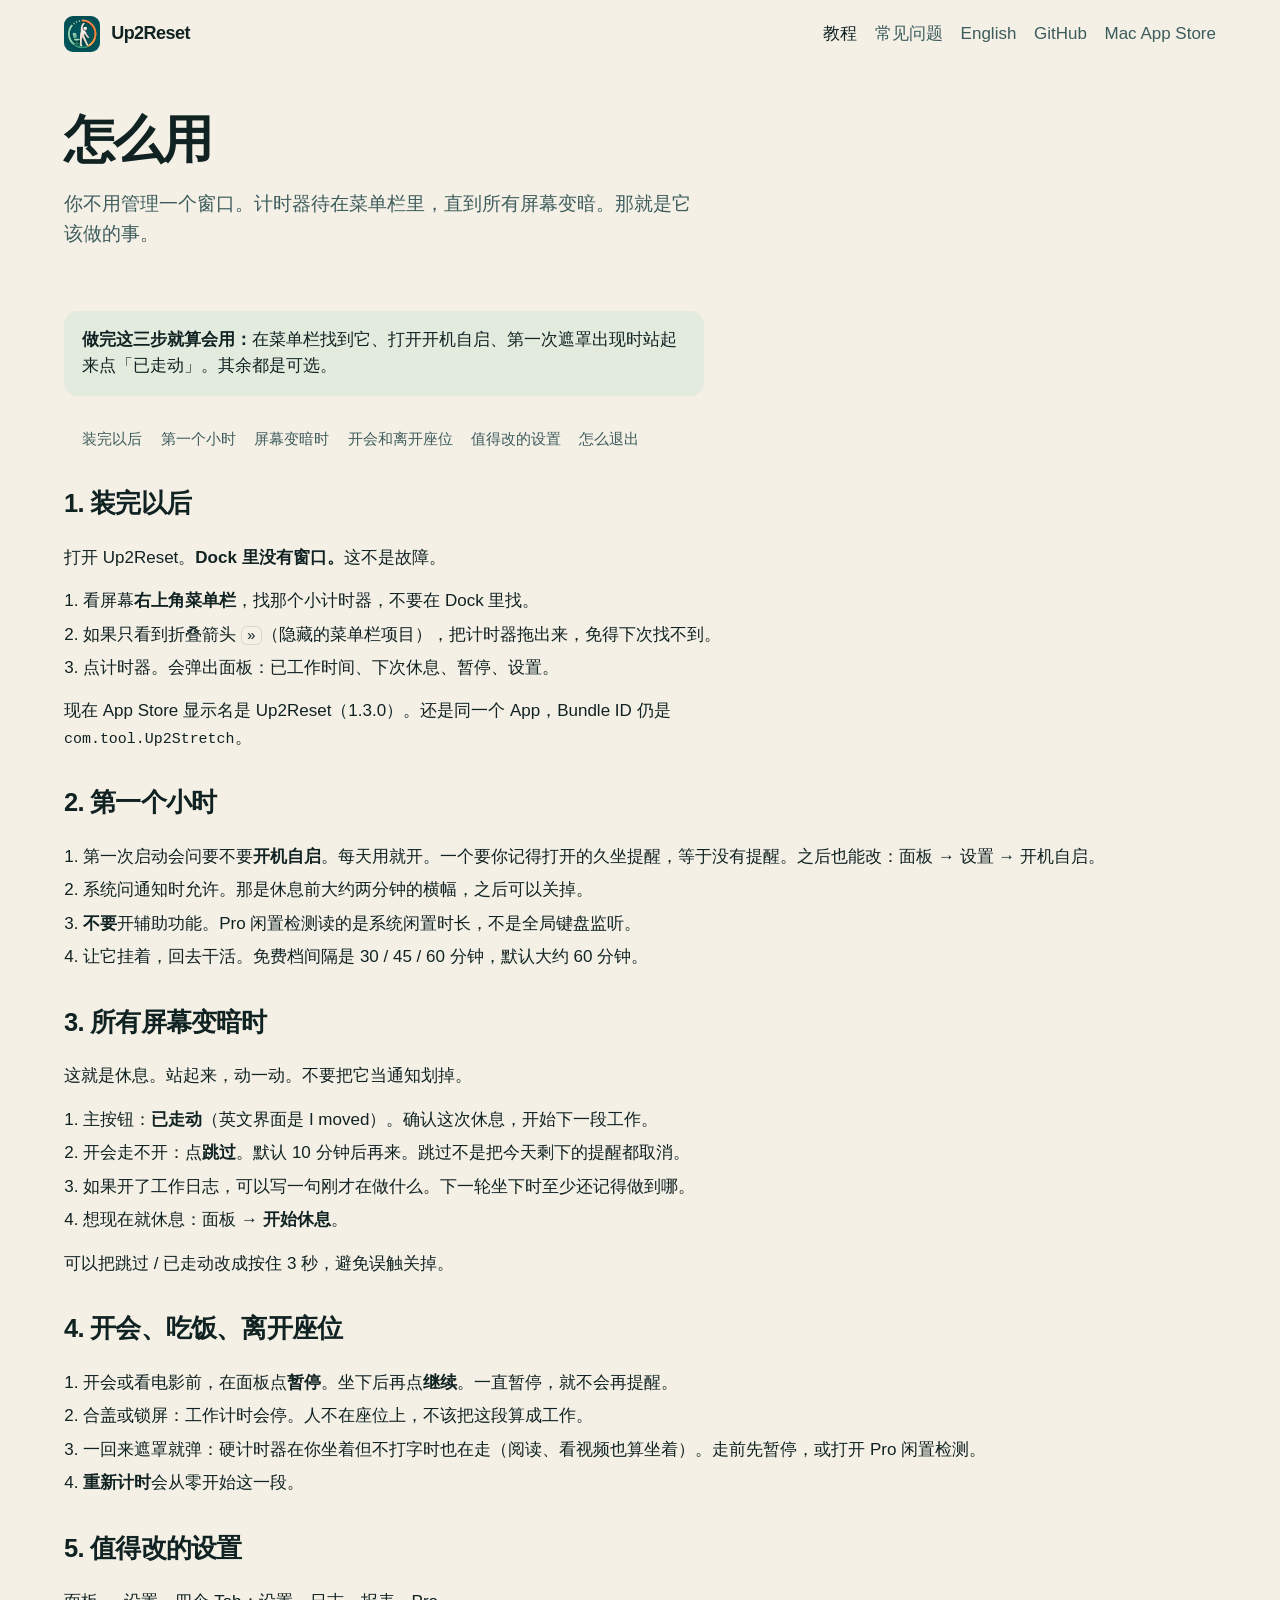
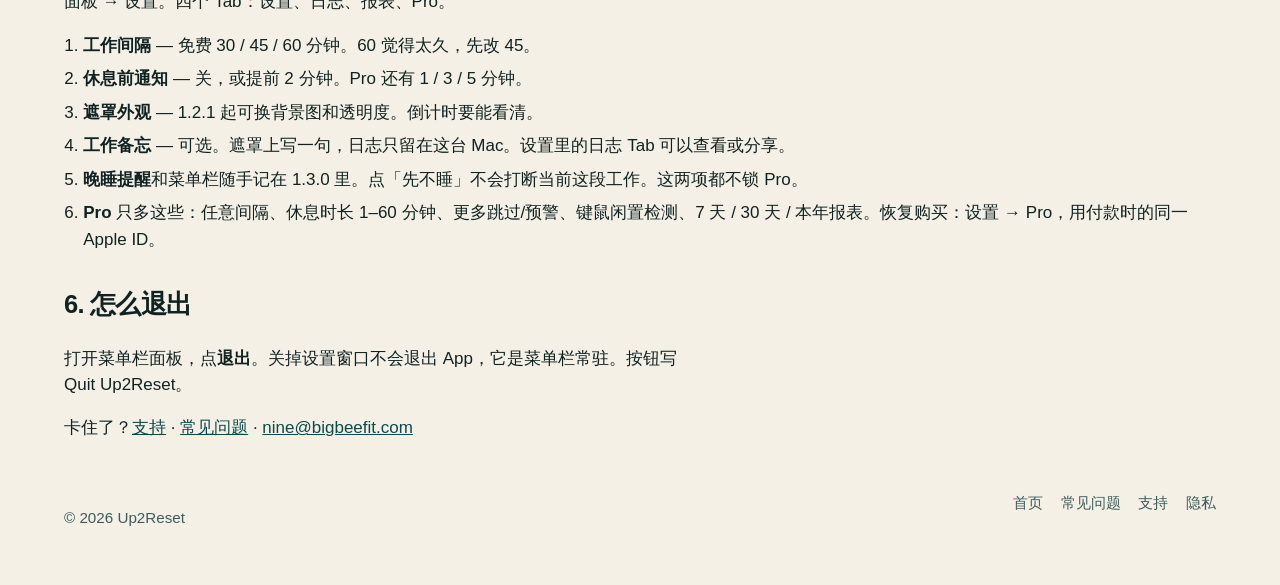
<file: zh/guide/index.html>
<!DOCTYPE html>
<html lang="zh-Hans">
<head>
  <meta charset="utf-8">
  <meta name="viewport" content="width=device-width, initial-scale=1">
  <title>Up2Reset 怎么用 — 菜单栏久坐提醒教程</title>
  <meta name="description" content="Up2Reset 使用教程：启动后去菜单栏找计时器、第一次全屏遮罩怎么点、开会怎么跳过、离开座位怎么暂停、怎么退出。">
  <link rel="canonical" href="https://up2reset.com/zh/guide/">
  <link rel="alternate" hreflang="en" href="https://up2reset.com/guide/">
  <link rel="alternate" hreflang="zh" href="https://up2reset.com/zh/guide/">
  <meta property="og:title" content="Up2Reset 怎么用">
  <meta property="og:description" content="看菜单栏，不要找 Dock。让它打断你一次，就算会用了。">
  <meta property="og:url" content="https://up2reset.com/zh/guide/">
  <meta property="og:image" content="https://up2reset.com/assets/icon.png">
  <link rel="icon" href="/assets/icon.png">
  <link rel="stylesheet" href="/assets/site.css">
</head>
<body>
  <a class="skip" href="#main">跳到正文</a>
  <header class="wrap topbar">
    <a class="brand" href="/zh/">
      <img src="/assets/icon.png" width="36" height="36" alt="">
      Up2Reset
    </a>
    <nav class="nav" aria-label="主导航">
      <a href="/zh/guide/" aria-current="page">教程</a>
      <a href="/zh/faq/">常见问题</a>
      <a href="/guide/">English</a>
      <a href="https://github.com/chenhuaizhe/up2reset">GitHub</a>
      <a href="https://apps.apple.com/us/app/up2reset/id6447865036?mt=12">Mac App Store</a>
    </nav>
  </header>
  <main id="main" class="wrap prose guide">
    <div class="page-hero">
      <h1>怎么用</h1>
      <p class="lede">你不用管理一个窗口。计时器待在菜单栏里，直到所有屏幕变暗。那就是它该做的事。</p>
    </div>

    <div class="callout">
      <p><strong>做完这三步就算会用：</strong>在菜单栏找到它、打开开机自启、第一次遮罩出现时站起来点「已走动」。其余都是可选。</p>
    </div>

    <ul class="guide-toc">
      <li><a href="#find">装完以后</a></li>
      <li><a href="#first-hour">第一个小时</a></li>
      <li><a href="#overlay">屏幕变暗时</a></li>
      <li><a href="#leave">开会和离开座位</a></li>
      <li><a href="#settings">值得改的设置</a></li>
      <li><a href="#quit">怎么退出</a></li>
    </ul>

    <h2 id="find">1. 装完以后</h2>
    <p>打开 Up2Reset。<strong>Dock 里没有窗口。</strong>这不是故障。</p>
    <ol>
      <li>看屏幕<strong>右上角菜单栏</strong>，找那个小计时器，不要在 Dock 里找。</li>
      <li>如果只看到折叠箭头 <span class="kbd">»</span>（隐藏的菜单栏项目），把计时器拖出来，免得下次找不到。</li>
      <li>点计时器。会弹出面板：已工作时间、下次休息、暂停、设置。</li>
    </ol>
    <p>现在 App Store 显示名是 Up2Reset（1.3.0）。还是同一个 App，Bundle ID 仍是 <code>com.tool.Up2Stretch</code>。</p>

    <h2 id="first-hour">2. 第一个小时</h2>
    <ol>
      <li>第一次启动会问要不要<strong>开机自启</strong>。每天用就开。一个要你记得打开的久坐提醒，等于没有提醒。之后也能改：面板 → 设置 → 开机自启。</li>
      <li>系统问通知时允许。那是休息前大约两分钟的横幅，之后可以关掉。</li>
      <li><strong>不要</strong>开辅助功能。Pro 闲置检测读的是系统闲置时长，不是全局键盘监听。</li>
      <li>让它挂着，回去干活。免费档间隔是 30 / 45 / 60 分钟，默认大约 60 分钟。</li>
    </ol>

    <h2 id="overlay">3. 所有屏幕变暗时</h2>
    <p>这就是休息。站起来，动一动。不要把它当通知划掉。</p>
    <ol>
      <li>主按钮：<strong>已走动</strong>（英文界面是 I moved）。确认这次休息，开始下一段工作。</li>
      <li>开会走不开：点<strong>跳过</strong>。默认 10 分钟后再来。跳过不是把今天剩下的提醒都取消。</li>
      <li>如果开了工作日志，可以写一句刚才在做什么。下一轮坐下时至少还记得做到哪。</li>
      <li>想现在就休息：面板 → <strong>开始休息</strong>。</li>
    </ol>
    <p>可以把跳过 / 已走动改成按住 3 秒，避免误触关掉。</p>

    <h2 id="leave">4. 开会、吃饭、离开座位</h2>
    <ol>
      <li>开会或看电影前，在面板点<strong>暂停</strong>。坐下后再点<strong>继续</strong>。一直暂停，就不会再提醒。</li>
      <li>合盖或锁屏：工作计时会停。人不在座位上，不该把这段算成工作。</li>
      <li>一回来遮罩就弹：硬计时器在你坐着但不打字时也在走（阅读、看视频也算坐着）。走前先暂停，或打开 Pro 闲置检测。</li>
      <li><strong>重新计时</strong>会从零开始这一段。</li>
    </ol>

    <h2 id="settings">5. 值得改的设置</h2>
    <p>面板 → 设置。四个 Tab：设置、日志、报表、Pro。</p>
    <ol>
      <li><strong>工作间隔</strong> — 免费 30 / 45 / 60 分钟。60 觉得太久，先改 45。</li>
      <li><strong>休息前通知</strong> — 关，或提前 2 分钟。Pro 还有 1 / 3 / 5 分钟。</li>
      <li><strong>遮罩外观</strong> — 1.2.1 起可换背景图和透明度。倒计时要能看清。</li>
      <li><strong>工作备忘</strong> — 可选。遮罩上写一句，日志只留在这台 Mac。设置里的日志 Tab 可以查看或分享。</li>
      <li><strong>晚睡提醒</strong>和菜单栏随手记在 1.3.0 里。点「先不睡」不会打断当前这段工作。这两项都不锁 Pro。</li>
      <li><strong>Pro</strong> 只多这些：任意间隔、休息时长 1–60 分钟、更多跳过/预警、键鼠闲置检测、7 天 / 30 天 / 本年报表。恢复购买：设置 → Pro，用付款时的同一 Apple ID。</li>
    </ol>

    <h2 id="quit">6. 怎么退出</h2>
    <p>打开菜单栏面板，点<strong>退出</strong>。关掉设置窗口不会退出 App，它是菜单栏常驻。按钮写 Quit Up2Reset。</p>
    <p>卡住了？<a href="/zh/support/">支持</a> · <a href="/zh/faq/">常见问题</a> · <a href="mailto:nine@bigbeefit.com">nine@bigbeefit.com</a></p>
  </main>
  <footer class="foot">
    <div class="wrap">
      <p>© 2026 Up2Reset</p>
      <nav>
        <a href="/zh/">首页</a>
        <a href="/zh/faq/">常见问题</a>
        <a href="/zh/support/">支持</a>
        <a href="/zh/privacy/">隐私</a>
      </nav>
    </div>
  </footer>
</body>
</html>
</file>
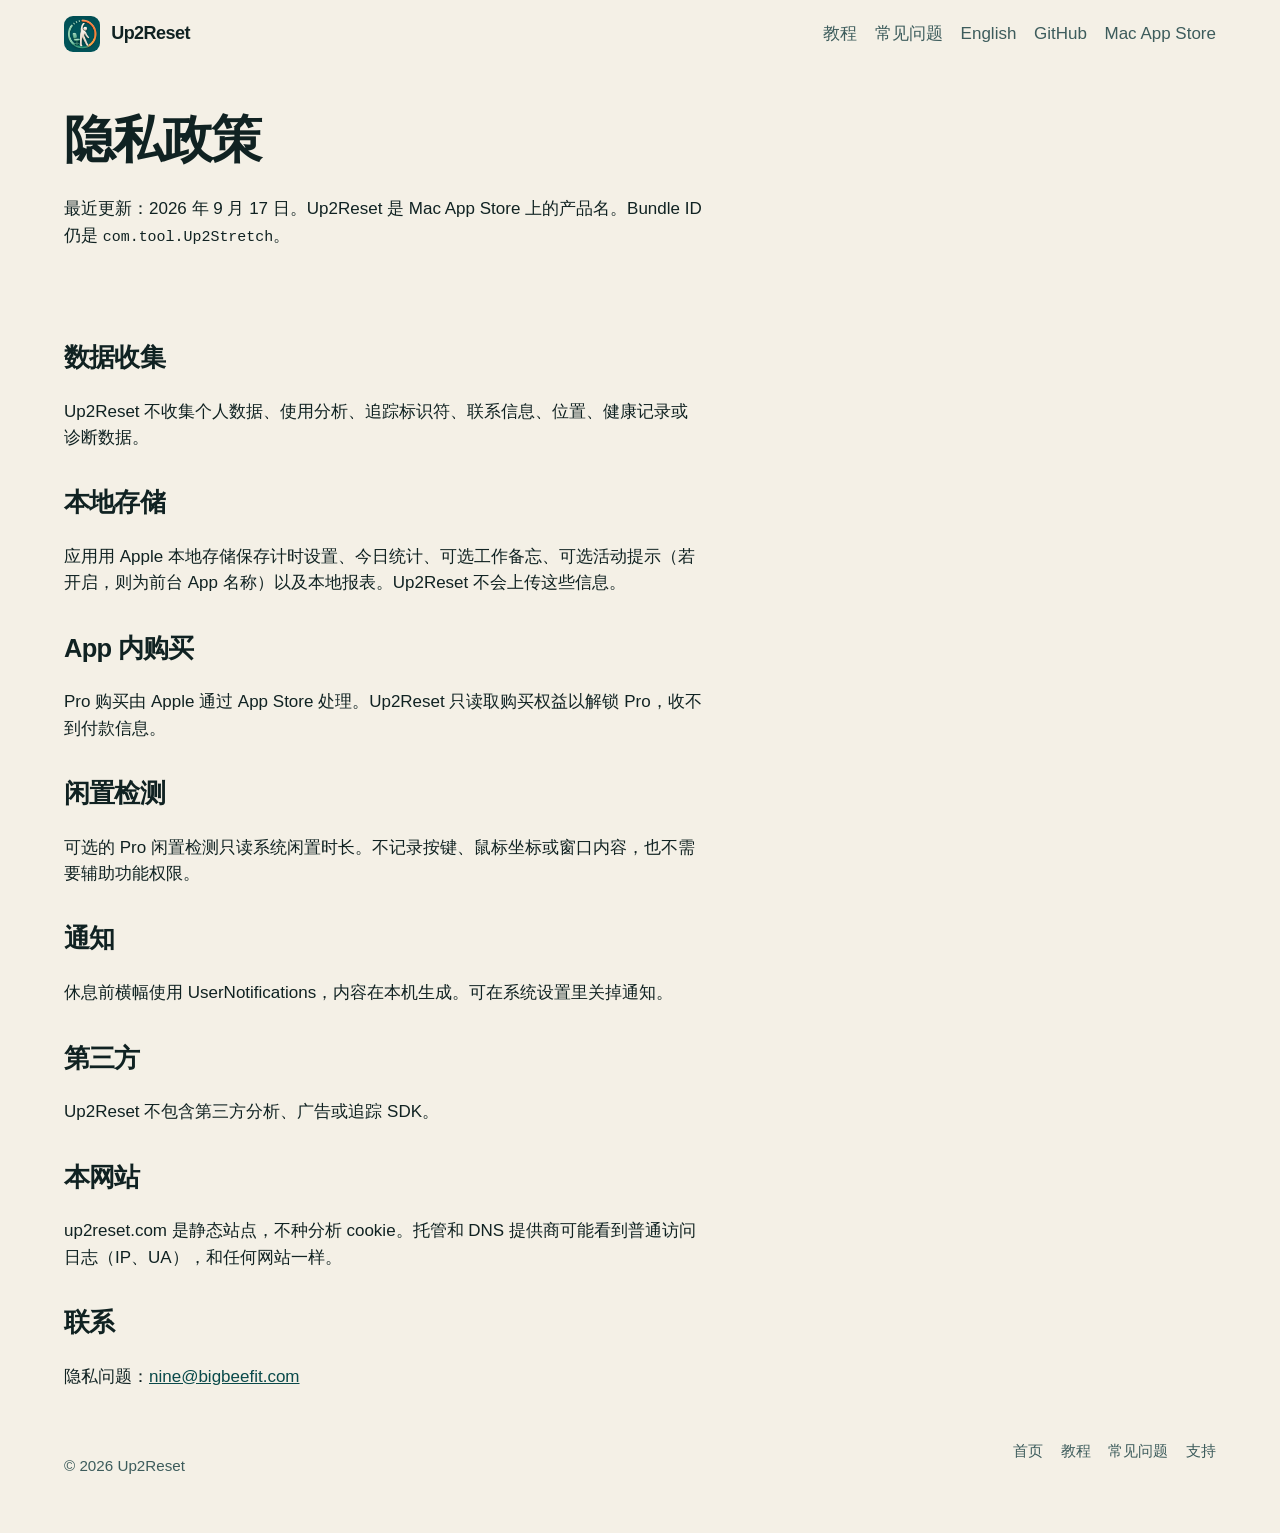
<file: zh/privacy/index.html>
<!DOCTYPE html>
<html lang="zh-Hans">
<head>
  <meta charset="utf-8">
  <meta name="viewport" content="width=device-width, initial-scale=1">
  <title>Up2Reset 隐私政策</title>
  <meta name="description" content="Up2Reset 隐私政策。菜单栏久坐提醒不收集、不追踪、不上传用户数据。设置和报表留在这台 Mac。">
  <link rel="canonical" href="https://up2reset.com/zh/privacy/">
  <link rel="alternate" hreflang="en" href="https://up2reset.com/privacy/">
  <link rel="alternate" hreflang="zh" href="https://up2reset.com/zh/privacy/">
  <link rel="icon" href="/assets/icon.png">
  <link rel="stylesheet" href="/assets/site.css">
</head>
<body>
  <a class="skip" href="#main">跳到正文</a>
  <header class="wrap topbar">
    <a class="brand" href="/zh/">
      <img src="/assets/icon.png" width="36" height="36" alt="">
      Up2Reset
    </a>
    <nav class="nav">
      <a href="/zh/guide/">教程</a>
      <a href="/zh/faq/">常见问题</a>
      <a href="/">English</a>
      <a href="https://github.com/chenhuaizhe/up2reset">GitHub</a>
      <a href="https://apps.apple.com/us/app/up2reset/id6447865036?mt=12">Mac App Store</a>
    </nav>
  </header>
  <main id="main" class="wrap prose">
    <div class="page-hero">
      <h1>隐私政策</h1>
      <p>最近更新：2026 年 9 月 17 日。Up2Reset 是 Mac App Store 上的产品名。Bundle ID 仍是 <code>com.tool.Up2Stretch</code>。</p>
    </div>
    <h2>数据收集</h2>
    <p>Up2Reset 不收集个人数据、使用分析、追踪标识符、联系信息、位置、健康记录或诊断数据。</p>
    <h2>本地存储</h2>
    <p>应用用 Apple 本地存储保存计时设置、今日统计、可选工作备忘、可选活动提示（若开启，则为前台 App 名称）以及本地报表。Up2Reset 不会上传这些信息。</p>
    <h2>App 内购买</h2>
    <p>Pro 购买由 Apple 通过 App Store 处理。Up2Reset 只读取购买权益以解锁 Pro，收不到付款信息。</p>
    <h2>闲置检测</h2>
    <p>可选的 Pro 闲置检测只读系统闲置时长。不记录按键、鼠标坐标或窗口内容，也不需要辅助功能权限。</p>
    <h2>通知</h2>
    <p>休息前横幅使用 UserNotifications，内容在本机生成。可在系统设置里关掉通知。</p>
    <h2>第三方</h2>
    <p>Up2Reset 不包含第三方分析、广告或追踪 SDK。</p>
    <h2>本网站</h2>
    <p>up2reset.com 是静态站点，不种分析 cookie。托管和 DNS 提供商可能看到普通访问日志（IP、UA），和任何网站一样。</p>
    <h2>联系</h2>
    <p>隐私问题：<a href="mailto:nine@bigbeefit.com">nine@bigbeefit.com</a></p>
  </main>
  <footer class="foot">
    <div class="wrap">
      <p>© 2026 Up2Reset</p>
      <nav>
        <a href="/zh/">首页</a>
        <a href="/zh/guide/">教程</a>
        <a href="/zh/faq/">常见问题</a>
        <a href="/zh/support/">支持</a>
      </nav>
    </div>
  </footer>
</body>
</html>
</file>
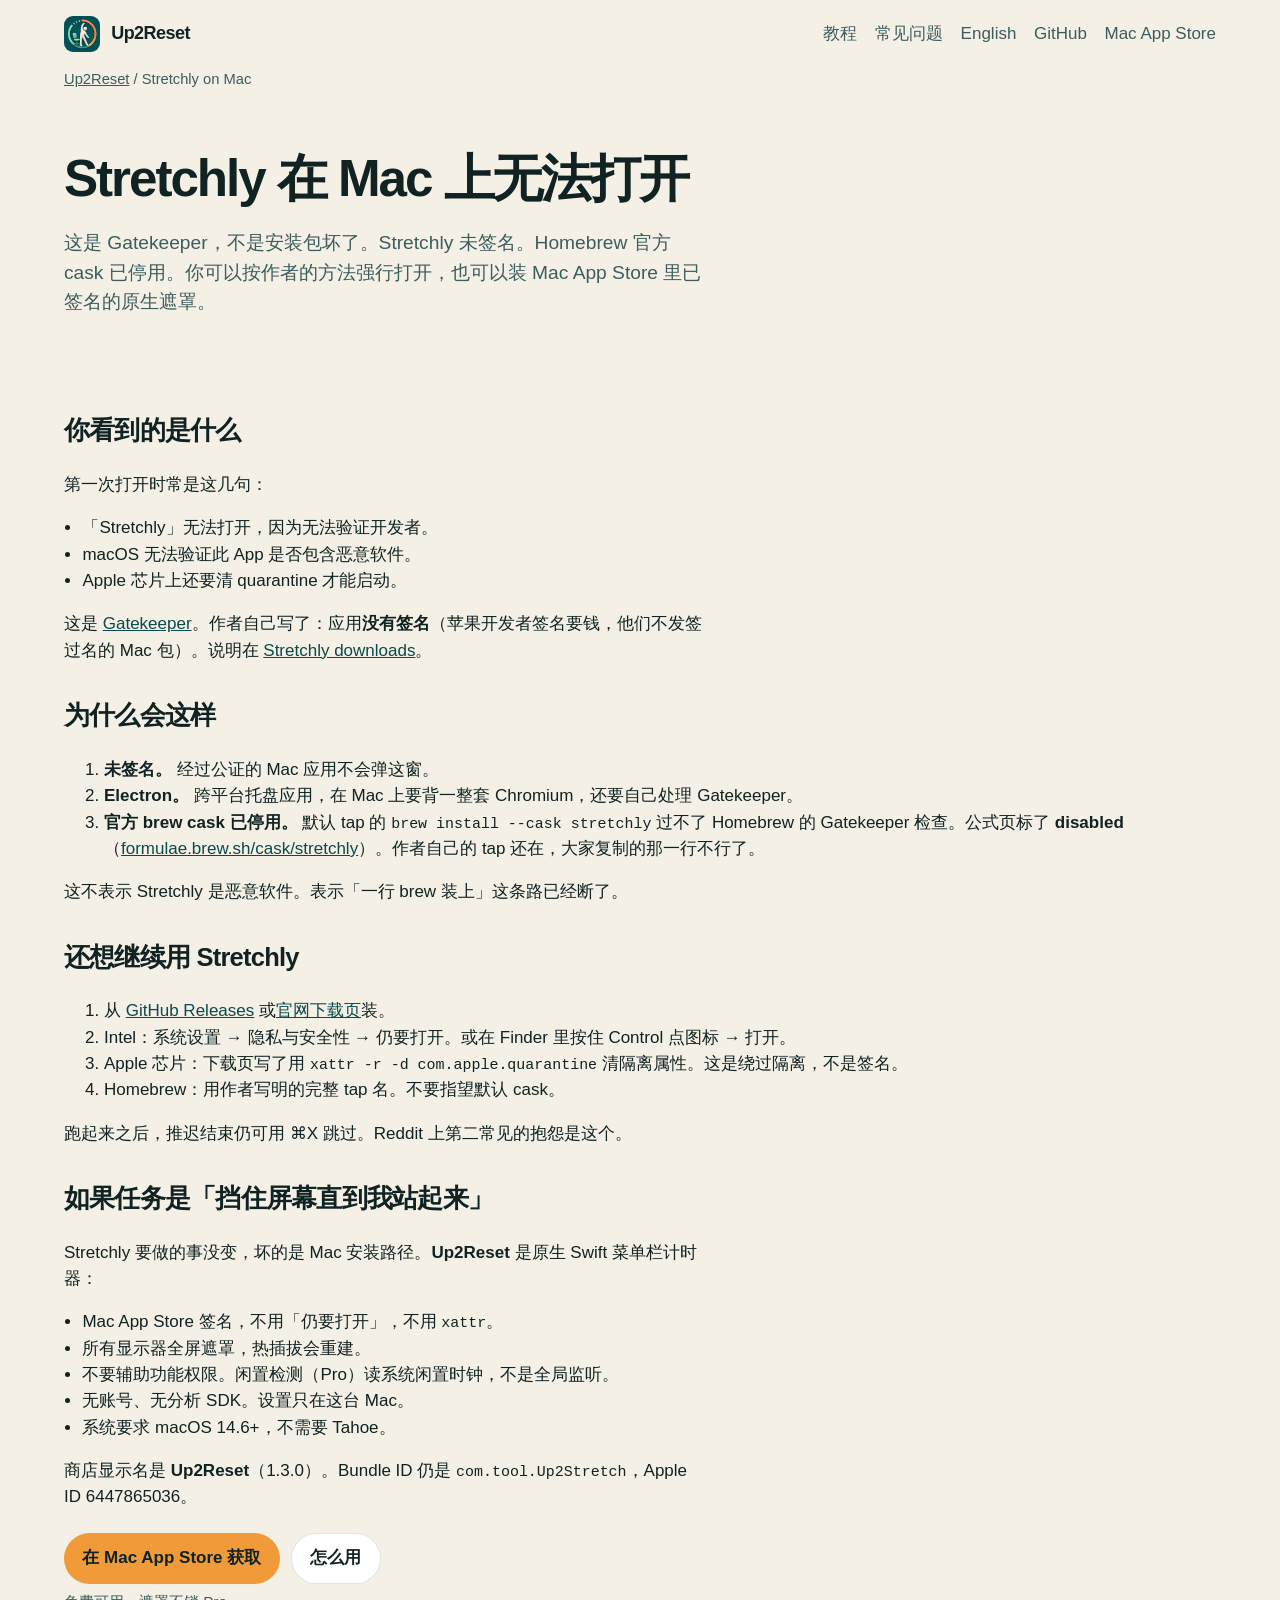
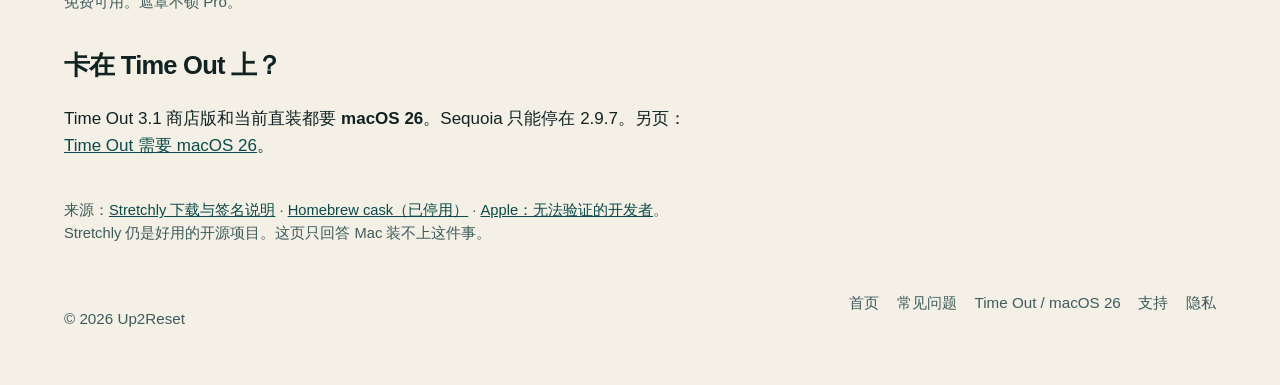
<file: zh/stretchly-cannot-be-opened/index.html>
<!DOCTYPE html>
<html lang="zh-Hans">
<head>
  <meta charset="utf-8">
  <meta name="viewport" content="width=device-width, initial-scale=1">
  <title>Stretchly 在 Mac 上无法打开：未签名，Homebrew cask 已停用</title>
  <meta name="description" content="macOS 拦截 Stretchly 是因为应用未签名。官方 Homebrew cask 已 disabled。Gatekeeper 提示是什么意思、怎么强行打开，以及一个已签名的原生全屏遮罩替代。">
  <link rel="canonical" href="https://up2reset.com/zh/stretchly-cannot-be-opened/">
  <link rel="alternate" hreflang="en" href="https://up2reset.com/stretchly-cannot-be-opened/">
  <link rel="alternate" hreflang="zh" href="https://up2reset.com/zh/stretchly-cannot-be-opened/">
  <meta property="og:title" content="Stretchly 在 Mac 上无法打开">
  <meta property="og:description" content="未签名 + 官方 brew cask 已停用。这是 Gatekeeper，不是下载坏了。">
  <meta property="og:url" content="https://up2reset.com/zh/stretchly-cannot-be-opened/">
  <meta property="og:image" content="https://up2reset.com/assets/icon.png">
  <link rel="icon" href="/assets/icon.png">
  <link rel="stylesheet" href="/assets/site.css">
</head>
<body>
  <a class="skip" href="#main">跳到正文</a>
  <header class="wrap topbar">
    <a class="brand" href="/zh/">
      <img src="/assets/icon.png" width="36" height="36" alt="">
      Up2Reset
    </a>
    <nav class="nav">
      <a href="/zh/guide/">教程</a>
      <a href="/zh/faq/">常见问题</a>
      <a href="/stretchly-cannot-be-opened/">English</a>
      <a href="https://github.com/chenhuaizhe/up2reset">GitHub</a>
      <a href="https://apps.apple.com/us/app/up2reset/id6447865036?mt=12&amp;ct=seo-stretchly">Mac App Store</a>
    </nav>
  </header>

  <main id="main" class="wrap prose">
    <p class="crumbs"><a href="/zh/">Up2Reset</a> / Stretchly on Mac</p>
    <div class="page-hero">
      <h1>Stretchly 在 Mac 上无法打开</h1>
      <p class="lede">这是 Gatekeeper，不是安装包坏了。Stretchly 未签名。Homebrew 官方 cask 已停用。你可以按作者的方法强行打开，也可以装 Mac App Store 里已签名的原生遮罩。</p>
    </div>

    <h2>你看到的是什么</h2>
    <p>第一次打开时常是这几句：</p>
    <ul>
      <li>「Stretchly」无法打开，因为无法验证开发者。</li>
      <li>macOS 无法验证此 App 是否包含恶意软件。</li>
      <li>Apple 芯片上还要清 quarantine 才能启动。</li>
    </ul>
    <p>这是 <a href="https://support.apple.com/zh-cn/guide/mac-help/mh40616/mac">Gatekeeper</a>。作者自己写了：应用<strong>没有签名</strong>（苹果开发者签名要钱，他们不发签过名的 Mac 包）。说明在 <a href="https://hovancik.net/stretchly/downloads/">Stretchly downloads</a>。</p>

    <h2>为什么会这样</h2>
    <ol>
      <li><strong>未签名。</strong> 经过公证的 Mac 应用不会弹这窗。</li>
      <li><strong>Electron。</strong> 跨平台托盘应用，在 Mac 上要背一整套 Chromium，还要自己处理 Gatekeeper。</li>
      <li><strong>官方 brew cask 已停用。</strong> 默认 tap 的 <code>brew install --cask stretchly</code> 过不了 Homebrew 的 Gatekeeper 检查。公式页标了 <strong>disabled</strong>（<a href="https://formulae.brew.sh/cask/stretchly">formulae.brew.sh/cask/stretchly</a>）。作者自己的 tap 还在，大家复制的那一行不行了。</li>
    </ol>
    <p>这不表示 Stretchly 是恶意软件。表示「一行 brew 装上」这条路已经断了。</p>

    <h2>还想继续用 Stretchly</h2>
    <ol>
      <li>从 <a href="https://github.com/hovancik/stretchly/releases">GitHub Releases</a> 或<a href="https://hovancik.net/stretchly/downloads/">官网下载页</a>装。</li>
      <li>Intel：系统设置 → 隐私与安全性 → 仍要打开。或在 Finder 里按住 Control 点图标 → 打开。</li>
      <li>Apple 芯片：下载页写了用 <code>xattr -r -d com.apple.quarantine</code> 清隔离属性。这是绕过隔离，不是签名。</li>
      <li>Homebrew：用作者写明的完整 tap 名。不要指望默认 cask。</li>
    </ol>
    <p>跑起来之后，推迟结束仍可用 <span class="kbd">⌘X</span> 跳过。Reddit 上第二常见的抱怨是这个。</p>

    <h2>如果任务是「挡住屏幕直到我站起来」</h2>
    <p>Stretchly 要做的事没变，坏的是 Mac 安装路径。<strong>Up2Reset</strong> 是原生 Swift 菜单栏计时器：</p>
    <ul>
      <li>Mac App Store 签名，不用「仍要打开」，不用 <code>xattr</code>。</li>
      <li>所有显示器全屏遮罩，热插拔会重建。</li>
      <li>不要辅助功能权限。闲置检测（Pro）读系统闲置时钟，不是全局监听。</li>
      <li>无账号、无分析 SDK。设置只在这台 Mac。</li>
      <li>系统要求 macOS 14.6+，不需要 Tahoe。</li>
    </ul>
    <p>商店显示名是 <strong>Up2Reset</strong>（1.3.0）。Bundle ID 仍是 <code>com.tool.Up2Stretch</code>，Apple ID 6447865036。</p>
    <div class="article-cta">
      <a class="btn btn-primary" href="https://apps.apple.com/us/app/up2reset/id6447865036?mt=12&amp;ct=seo-stretchly">在 Mac App Store 获取</a>
      <a class="btn" href="/zh/guide/" style="background:#fff;color:inherit;border:1px solid var(--line)">怎么用</a>
    </div>
    <p class="note">免费可用。遮罩不锁 Pro。</p>

    <h2>卡在 Time Out 上？</h2>
    <p>Time Out 3.1 商店版和当前直装都要 <strong>macOS 26</strong>。Sequoia 只能停在 2.9.7。另页：<a href="/zh/time-out-requires-macos-26/">Time Out 需要 macOS 26</a>。</p>

    <p class="source">来源：<a href="https://hovancik.net/stretchly/downloads/">Stretchly 下载与签名说明</a> · <a href="https://formulae.brew.sh/cask/stretchly">Homebrew cask（已停用）</a> · <a href="https://support.apple.com/zh-cn/guide/mac-help/mh40616/mac">Apple：无法验证的开发者</a>。Stretchly 仍是好用的开源项目。这页只回答 Mac 装不上这件事。</p>
  </main>

  <footer class="foot">
    <div class="wrap">
      <p>© 2026 Up2Reset</p>
      <nav>
        <a href="/zh/">首页</a>
        <a href="/zh/faq/">常见问题</a>
        <a href="/zh/time-out-requires-macos-26/">Time Out / macOS 26</a>
        <a href="/zh/support/">支持</a>
        <a href="/zh/privacy/">隐私</a>
      </nav>
    </div>
  </footer>
</body>
</html>
</file>
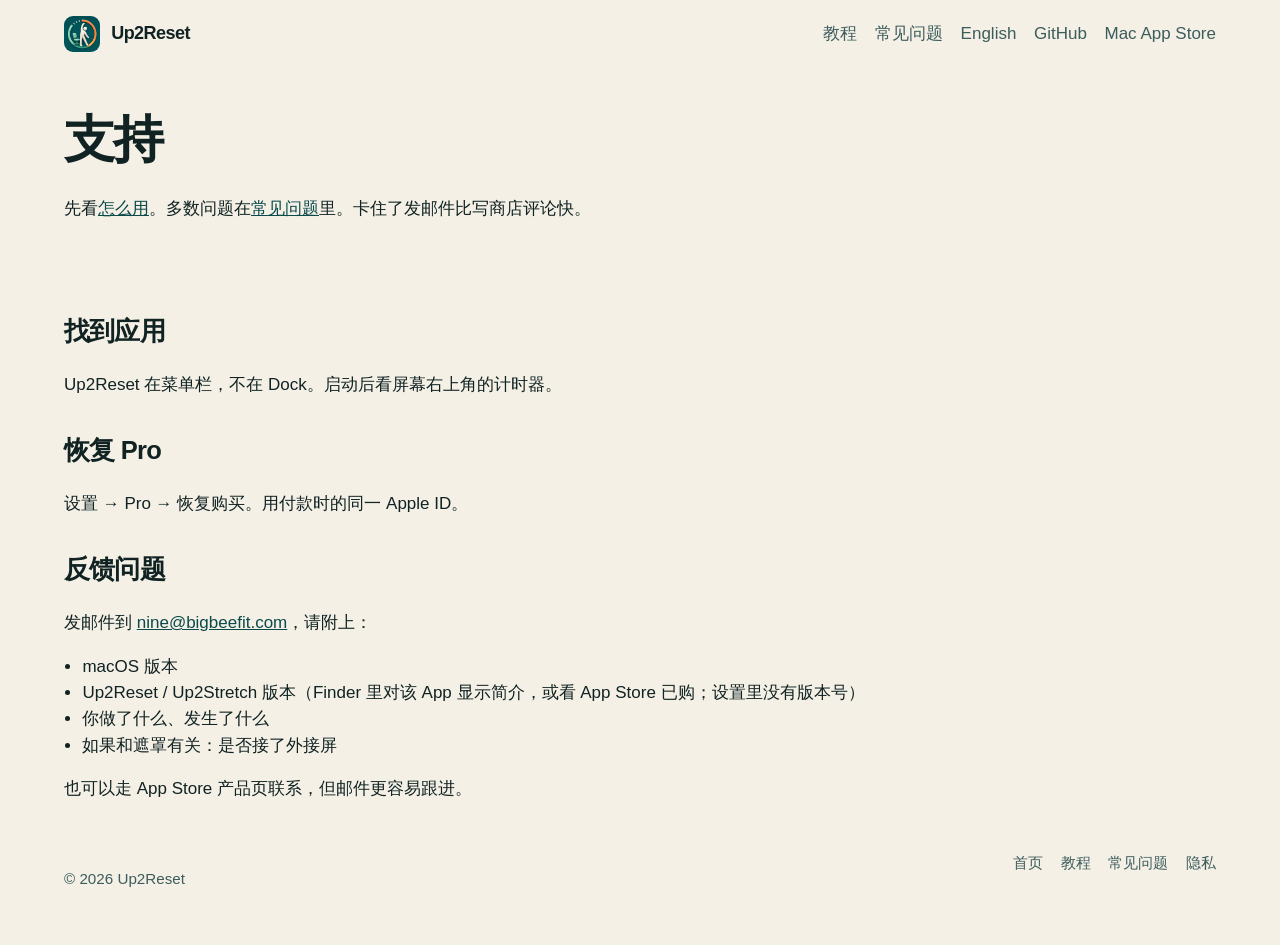
<file: zh/support/index.html>
<!DOCTYPE html>
<html lang="zh-Hans">
<head>
  <meta charset="utf-8">
  <meta name="viewport" content="width=device-width, initial-scale=1">
  <title>Up2Reset 支持</title>
  <meta name="description" content="Up2Reset 支持：如何找到菜单栏图标、恢复 Pro、以及如何反馈问题。">
  <link rel="canonical" href="https://up2reset.com/zh/support/">
  <link rel="alternate" hreflang="en" href="https://up2reset.com/support/">
  <link rel="alternate" hreflang="zh" href="https://up2reset.com/zh/support/">
  <link rel="icon" href="/assets/icon.png">
  <link rel="stylesheet" href="/assets/site.css">
</head>
<body>
  <a class="skip" href="#main">跳到正文</a>
  <header class="wrap topbar">
    <a class="brand" href="/zh/">
      <img src="/assets/icon.png" width="36" height="36" alt="">
      Up2Reset
    </a>
    <nav class="nav">
      <a href="/zh/guide/">教程</a>
      <a href="/zh/faq/">常见问题</a>
      <a href="/">English</a>
      <a href="https://github.com/chenhuaizhe/up2reset">GitHub</a>
      <a href="https://apps.apple.com/us/app/up2reset/id6447865036?mt=12">Mac App Store</a>
    </nav>
  </header>
  <main id="main" class="wrap prose">
    <div class="page-hero">
      <h1>支持</h1>
      <p>先看<a href="/zh/guide/">怎么用</a>。多数问题在<a href="/zh/faq/">常见问题</a>里。卡住了发邮件比写商店评论快。</p>
    </div>
    <h2>找到应用</h2>
    <p>Up2Reset 在菜单栏，不在 Dock。启动后看屏幕右上角的计时器。</p>
    <h2>恢复 Pro</h2>
    <p>设置 → Pro → 恢复购买。用付款时的同一 Apple ID。</p>
    <h2>反馈问题</h2>
    <p>发邮件到 <a href="mailto:nine@bigbeefit.com">nine@bigbeefit.com</a>，请附上：</p>
    <ul>
      <li>macOS 版本</li>
      <li>Up2Reset / Up2Stretch 版本（Finder 里对该 App 显示简介，或看 App Store 已购；设置里没有版本号）</li>
      <li>你做了什么、发生了什么</li>
      <li>如果和遮罩有关：是否接了外接屏</li>
    </ul>
    <p>也可以走 App Store 产品页联系，但邮件更容易跟进。</p>
  </main>
  <footer class="foot">
    <div class="wrap">
      <p>© 2026 Up2Reset</p>
      <nav>
        <a href="/zh/">首页</a>
        <a href="/zh/guide/">教程</a>
        <a href="/zh/faq/">常见问题</a>
        <a href="/zh/privacy/">隐私</a>
      </nav>
    </div>
  </footer>
</body>
</html>
</file>
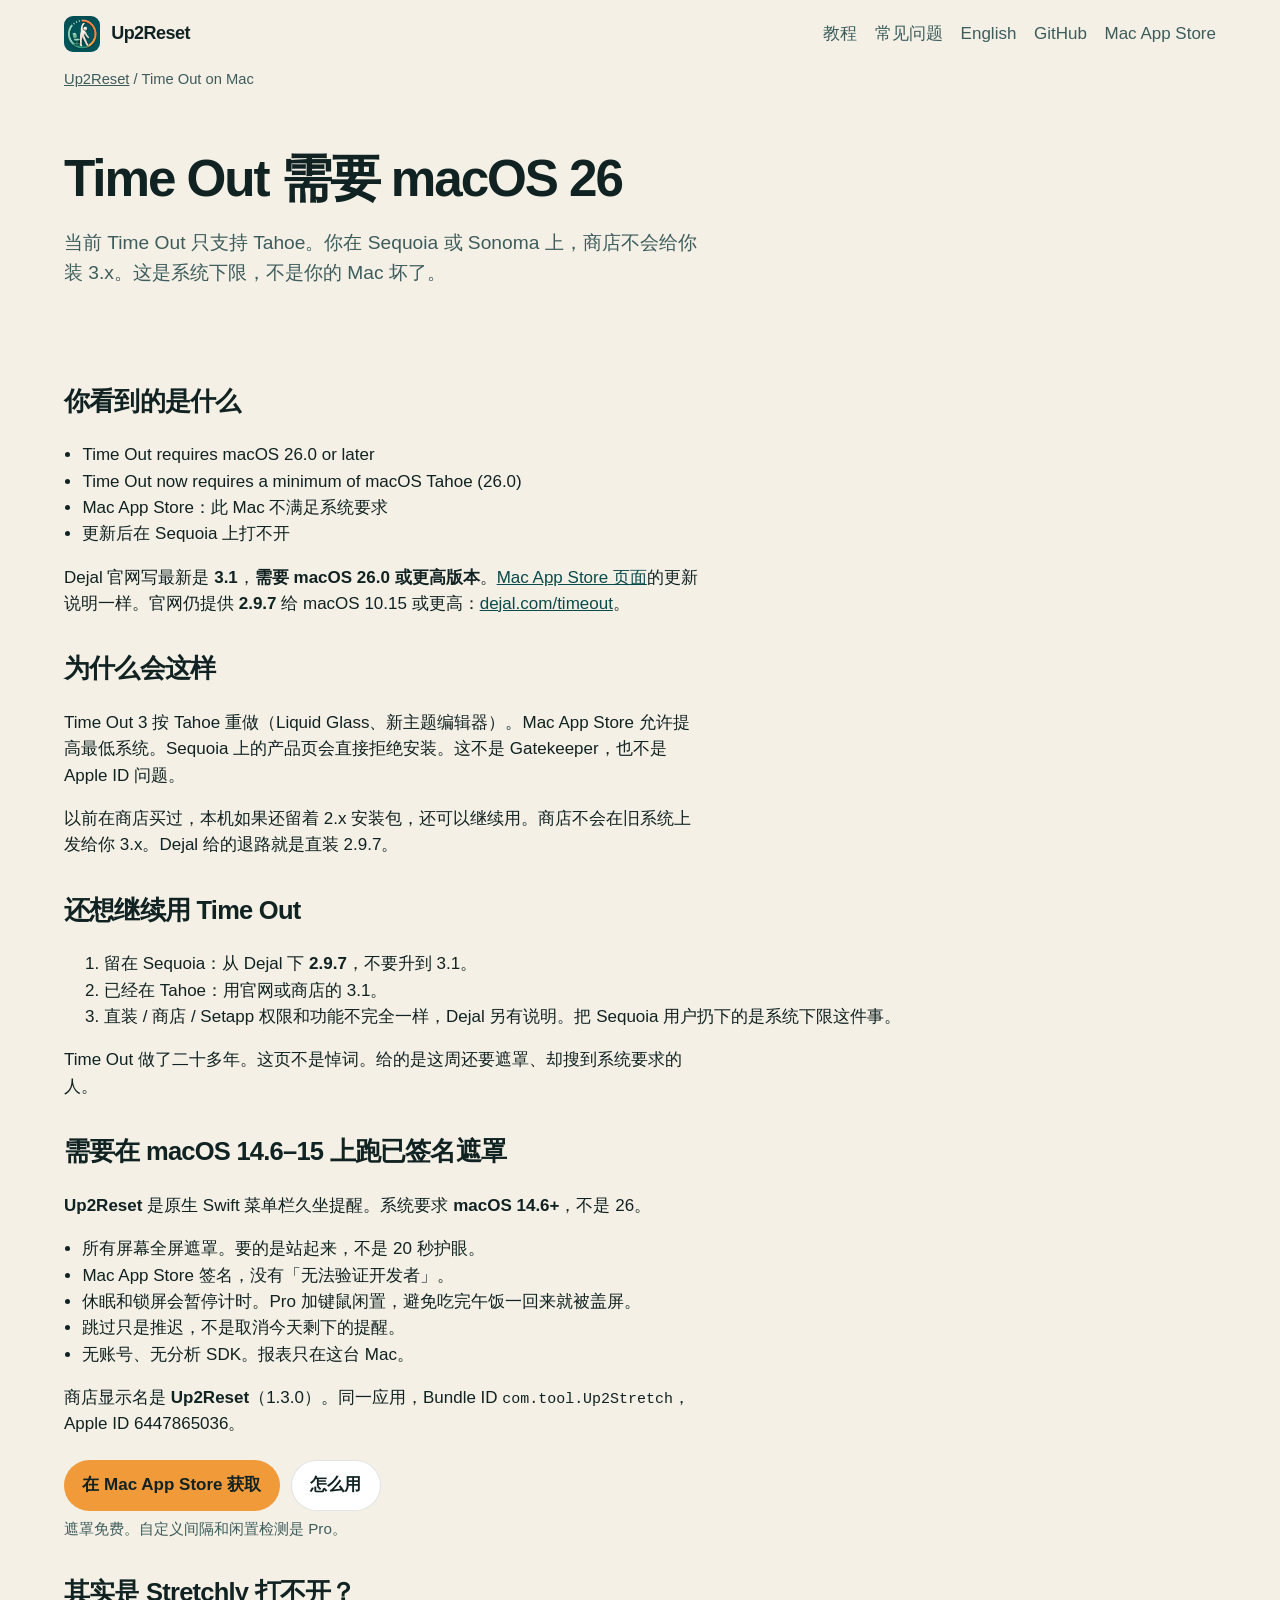
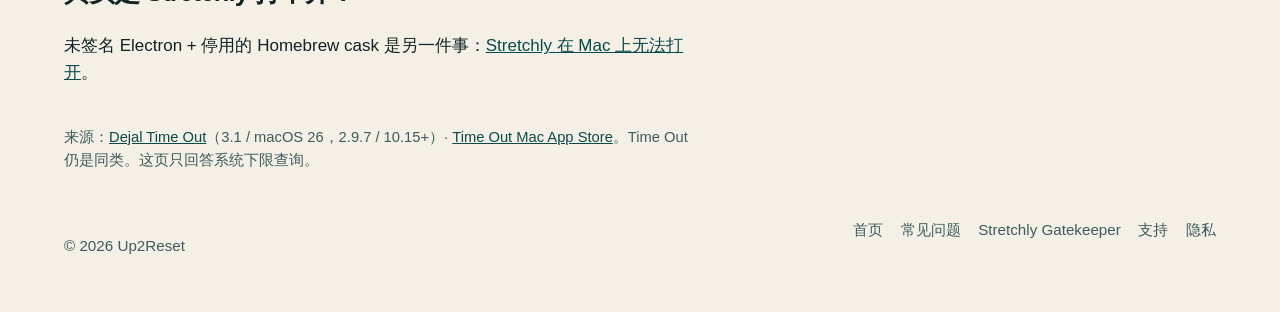
<file: zh/time-out-requires-macos-26/index.html>
<!DOCTYPE html>
<html lang="zh-Hans">
<head>
  <meta charset="utf-8">
  <meta name="viewport" content="width=device-width, initial-scale=1">
  <title>Time Out 需要 macOS 26：Sequoia 用户和原生替代</title>
  <meta name="description" content="Time Out 3.1 需要 macOS Tahoe 26。Mac App Store 页面写的一样。2.9.7 仍可在 10.15+ 运行。系统门槛是什么、谁被扔下，以及一个在 macOS 14.6 能跑的已签名遮罩。">
  <link rel="canonical" href="https://up2reset.com/zh/time-out-requires-macos-26/">
  <link rel="alternate" hreflang="en" href="https://up2reset.com/time-out-requires-macos-26/">
  <link rel="alternate" hreflang="zh" href="https://up2reset.com/zh/time-out-requires-macos-26/">
  <meta property="og:title" content="Time Out 需要 macOS 26">
  <meta property="og:description" content="Time Out 3.1 只支持 Tahoe。Sequoia 停在 2.9.7。Up2Reset 在 macOS 14.6 就能装。">
  <meta property="og:url" content="https://up2reset.com/zh/time-out-requires-macos-26/">
  <meta property="og:image" content="https://up2reset.com/assets/icon.png">
  <link rel="icon" href="/assets/icon.png">
  <link rel="stylesheet" href="/assets/site.css">
</head>
<body>
  <a class="skip" href="#main">跳到正文</a>
  <header class="wrap topbar">
    <a class="brand" href="/zh/">
      <img src="/assets/icon.png" width="36" height="36" alt="">
      Up2Reset
    </a>
    <nav class="nav">
      <a href="/zh/guide/">教程</a>
      <a href="/zh/faq/">常见问题</a>
      <a href="/time-out-requires-macos-26/">English</a>
      <a href="https://github.com/chenhuaizhe/up2reset">GitHub</a>
      <a href="https://apps.apple.com/us/app/up2reset/id6447865036?mt=12&amp;ct=seo-timeout">Mac App Store</a>
    </nav>
  </header>

  <main id="main" class="wrap prose">
    <p class="crumbs"><a href="/zh/">Up2Reset</a> / Time Out on Mac</p>
    <div class="page-hero">
      <h1>Time Out 需要 macOS 26</h1>
      <p class="lede">当前 Time Out 只支持 Tahoe。你在 Sequoia 或 Sonoma 上，商店不会给你装 3.x。这是系统下限，不是你的 Mac 坏了。</p>
    </div>

    <h2>你看到的是什么</h2>
    <ul>
      <li>Time Out requires macOS 26.0 or later</li>
      <li>Time Out now requires a minimum of macOS Tahoe (26.0)</li>
      <li>Mac App Store：此 Mac 不满足系统要求</li>
      <li>更新后在 Sequoia 上打不开</li>
    </ul>
    <p>Dejal 官网写最新是 <strong>3.1</strong>，<strong>需要 macOS 26.0 或更高版本</strong>。<a href="https://apps.apple.com/us/app/time-out-break-reminders/id402592703?mt=12">Mac App Store 页面</a>的更新说明一样。官网仍提供 <strong>2.9.7</strong> 给 macOS 10.15 或更高：<a href="https://www.dejal.com/timeout/">dejal.com/timeout</a>。</p>

    <h2>为什么会这样</h2>
    <p>Time Out 3 按 Tahoe 重做（Liquid Glass、新主题编辑器）。Mac App Store 允许提高最低系统。Sequoia 上的产品页会直接拒绝安装。这不是 Gatekeeper，也不是 Apple ID 问题。</p>
    <p>以前在商店买过，本机如果还留着 2.x 安装包，还可以继续用。商店不会在旧系统上发给你 3.x。Dejal 给的退路就是直装 2.9.7。</p>

    <h2>还想继续用 Time Out</h2>
    <ol>
      <li>留在 Sequoia：从 Dejal 下 <strong>2.9.7</strong>，不要升到 3.1。</li>
      <li>已经在 Tahoe：用官网或商店的 3.1。</li>
      <li>直装 / 商店 / Setapp 权限和功能不完全一样，Dejal 另有说明。把 Sequoia 用户扔下的是系统下限这件事。</li>
    </ol>
    <p>Time Out 做了二十多年。这页不是悼词。给的是这周还要遮罩、却搜到系统要求的人。</p>

    <h2>需要在 macOS 14.6–15 上跑已签名遮罩</h2>
    <p><strong>Up2Reset</strong> 是原生 Swift 菜单栏久坐提醒。系统要求 <strong>macOS 14.6+</strong>，不是 26。</p>
    <ul>
      <li>所有屏幕全屏遮罩。要的是站起来，不是 20 秒护眼。</li>
      <li>Mac App Store 签名，没有「无法验证开发者」。</li>
      <li>休眠和锁屏会暂停计时。Pro 加键鼠闲置，避免吃完午饭一回来就被盖屏。</li>
      <li>跳过只是推迟，不是取消今天剩下的提醒。</li>
      <li>无账号、无分析 SDK。报表只在这台 Mac。</li>
    </ul>
    <p>商店显示名是 <strong>Up2Reset</strong>（1.3.0）。同一应用，Bundle ID <code>com.tool.Up2Stretch</code>，Apple ID 6447865036。</p>
    <div class="article-cta">
      <a class="btn btn-primary" href="https://apps.apple.com/us/app/up2reset/id6447865036?mt=12&amp;ct=seo-timeout">在 Mac App Store 获取</a>
      <a class="btn" href="/zh/guide/" style="background:#fff;color:inherit;border:1px solid var(--line)">怎么用</a>
    </div>
    <p class="note">遮罩免费。自定义间隔和闲置检测是 Pro。</p>

    <h2>其实是 Stretchly 打不开？</h2>
    <p>未签名 Electron + 停用的 Homebrew cask 是另一件事：<a href="/zh/stretchly-cannot-be-opened/">Stretchly 在 Mac 上无法打开</a>。</p>

    <p class="source">来源：<a href="https://www.dejal.com/timeout/">Dejal Time Out</a>（3.1 / macOS 26，2.9.7 / 10.15+）· <a href="https://apps.apple.com/us/app/time-out-break-reminders/id402592703?mt=12">Time Out Mac App Store</a>。Time Out 仍是同类。这页只回答系统下限查询。</p>
  </main>

  <footer class="foot">
    <div class="wrap">
      <p>© 2026 Up2Reset</p>
      <nav>
        <a href="/zh/">首页</a>
        <a href="/zh/faq/">常见问题</a>
        <a href="/zh/stretchly-cannot-be-opened/">Stretchly Gatekeeper</a>
        <a href="/zh/support/">支持</a>
        <a href="/zh/privacy/">隐私</a>
      </nav>
    </div>
  </footer>
</body>
</html>
</file>
<file: assets/site.css>
:root {
  --teal: #0a4a4a;
  --teal-deep: #062f2f;
  --mint: #8ed4bc;
  --orange: #f09a3a;
  --cream: #f4f0e6;
  --ink: #102222;
  --muted: #3d5c5c;
  --line: color-mix(in oklab, var(--ink) 12%, transparent);
  --font: -apple-system, BlinkMacSystemFont, "Segoe UI", sans-serif;
  --mono: ui-monospace, "SF Mono", Menlo, monospace;
  --max: 72rem;
  --pad: clamp(1.25rem, 4vw, 2.5rem);
}

*,
*::before,
*::after {
  box-sizing: border-box;
}

html {
  scroll-behavior: smooth;
}

body {
  margin: 0;
  color: var(--ink);
  background: var(--cream);
  font-family: var(--font);
  font-size: 1.0625rem;
  line-height: 1.55;
  text-rendering: optimizeLegibility;
}

img {
  max-width: 100%;
  height: auto;
}

a {
  color: var(--teal);
}

a:hover {
  color: var(--teal-deep);
}

:focus-visible {
  outline: 3px solid var(--orange);
  outline-offset: 3px;
}

.skip {
  position: absolute;
  left: 1rem;
  top: -3rem;
  background: var(--ink);
  color: var(--cream);
  padding: 0.5rem 0.75rem;
}

.skip:focus {
  top: 1rem;
}

.wrap {
  width: min(var(--max), 100% - var(--pad) * 2);
  margin-inline: auto;
}

.topbar {
  display: flex;
  align-items: center;
  justify-content: space-between;
  gap: 1rem;
  padding: 1rem 0;
}

.brand {
  display: flex;
  align-items: center;
  gap: 0.7rem;
  color: inherit;
  text-decoration: none;
  font-weight: 700;
  letter-spacing: -0.03em;
  font-size: 1.125rem;
}

.brand img {
  width: 36px;
  height: 36px;
  border-radius: 9px;
}

.nav {
  display: flex;
  flex-wrap: wrap;
  gap: 0.35rem 1.1rem;
  align-items: center;
}

.nav a {
  color: var(--muted);
  text-decoration: none;
}

.nav a:hover,
.nav a[aria-current="page"] {
  color: var(--ink);
}

.btn {
  display: inline-flex;
  align-items: center;
  justify-content: center;
  gap: 0.4rem;
  border: 0;
  border-radius: 999px;
  padding: 0.7rem 1.15rem;
  font: inherit;
  font-weight: 700;
  text-decoration: none;
  cursor: pointer;
}

.btn-primary {
  background: var(--orange);
  color: var(--ink);
}

.btn-primary:hover {
  color: var(--ink);
  filter: brightness(1.05);
}

.btn-ghost {
  background: transparent;
  color: var(--cream);
  border: 1px solid color-mix(in oklab, var(--cream) 35%, transparent);
}

.hero {
  display: grid;
  grid-template-columns: minmax(0, 1.05fr) minmax(18rem, 0.95fr);
  gap: clamp(1.5rem, 4vw, 3.5rem);
  align-items: center;
  padding: 1.5rem 0 4rem;
}

.hero h1 {
  margin: 0 0 0.85rem;
  font-size: clamp(2.4rem, 6vw, 4.4rem);
  line-height: 0.98;
  letter-spacing: -0.045em;
}

.lede {
  margin: 0 0 1.4rem;
  font-size: 1.2rem;
  max-width: 36rem;
  color: var(--muted);
}

.hero-actions {
  display: flex;
  flex-wrap: wrap;
  gap: 0.7rem;
  margin-bottom: 1.1rem;
}

.note {
  margin: 0;
  color: var(--muted);
  font-size: 0.95rem;
}

.stage {
  background: var(--teal-deep);
  color: var(--cream);
  border-radius: 1.15rem;
  overflow: hidden;
  box-shadow: 0 24px 60px color-mix(in oklab, var(--teal-deep) 35%, transparent);
}

.menubar {
  display: flex;
  justify-content: space-between;
  gap: 1rem;
  padding: 0.55rem 0.9rem;
  background: color-mix(in oklab, black 28%, var(--teal));
  font-family: var(--mono);
  font-size: 0.78rem;
  letter-spacing: -0.02em;
}

.overlay {
  min-height: 22rem;
  padding: 2.4rem 1.2rem 2rem;
  text-align: center;
  background:
    radial-gradient(120% 80% at 50% 0%, color-mix(in oklab, var(--mint) 18%, transparent), transparent 55%),
    var(--teal-deep);
}

.overlay h2 {
  margin: 0;
  font-size: clamp(1.4rem, 3vw, 2rem);
  letter-spacing: -0.03em;
}

.count {
  margin: 0.4rem 0 0.2rem;
  font-family: var(--mono);
  font-weight: 200;
  font-size: clamp(3.6rem, 8vw, 5.6rem);
  letter-spacing: -0.06em;
  font-variant-numeric: tabular-nums;
}

.prompt {
  margin: 0 auto 1.4rem;
  max-width: 24rem;
  color: color-mix(in oklab, var(--cream) 72%, transparent);
}

.overlay-actions {
  display: flex;
  justify-content: center;
  gap: 0.7rem;
}

.section {
  padding: 0 0 4.5rem;
}

.section h2 {
  margin: 0 0 0.75rem;
  font-size: clamp(1.8rem, 4vw, 2.6rem);
  letter-spacing: -0.04em;
}

.section > .wrap > p,
.prose p {
  max-width: 40rem;
}

.split {
  display: grid;
  grid-template-columns: 1fr 1fr;
  gap: 2.5rem;
  align-items: start;
}

.beats {
  margin: 1.5rem 0 0;
  padding: 0;
  list-style: none;
  border-top: 1px solid var(--line);
}

.beats li {
  display: grid;
  grid-template-columns: 5.5rem 1fr;
  gap: 1rem;
  padding: 1.05rem 0;
  border-bottom: 1px solid var(--line);
}

.beats time {
  font-family: var(--mono);
  color: var(--teal);
  font-size: 0.92rem;
}

.facts {
  margin: 1.5rem 0 0;
  padding: 0;
  list-style: none;
}

.facts li {
  padding: 1rem 0;
  border-top: 1px solid var(--line);
}

.facts strong {
  display: block;
  margin-bottom: 0.2rem;
}

code {
  font-family: var(--mono);
  font-size: 0.88em;
}

.band {
  background: var(--teal);
  color: var(--cream);
  padding: 3.5rem 0;
}

.band a {
  color: var(--mint);
}

.band h2 {
  color: var(--cream);
}

.plans {
  display: grid;
  grid-template-columns: 1fr 1fr;
  gap: 1px;
  background: var(--line);
  border: 1px solid var(--line);
}

.plan {
  background: var(--cream);
  padding: 1.4rem 1.3rem 1.5rem;
}

.plan h3 {
  margin: 0 0 0.2rem;
  font-size: 1.2rem;
}

.price {
  font-family: var(--mono);
  margin: 0 0 0.8rem;
  color: var(--muted);
}

.plan ul {
  margin: 0;
  padding-left: 1.1rem;
}

.faq details {
  border-top: 1px solid var(--line);
}

.faq details:last-child {
  border-bottom: 1px solid var(--line);
}

.faq summary {
  cursor: pointer;
  padding: 1rem 0;
  font-weight: 700;
}

.faq details p {
  margin: 0 0 1rem;
  color: var(--muted);
}

.page-hero {
  padding: 2rem 0 2.5rem;
}

.page-hero h1 {
  margin: 0 0 0.6rem;
  font-size: clamp(2rem, 5vw, 3.2rem);
  letter-spacing: -0.04em;
}

.guide-toc {
  display: flex;
  flex-wrap: wrap;
  align-items: baseline;
  column-gap: 1.15rem;
  row-gap: 0.5rem;
  margin: 0 0 2.2rem;
  padding: 0;
  list-style: none;
  font-size: 0.95rem;
}

.guide-toc li {
  display: flex;
  align-items: baseline;
  margin: 0;
  padding: 0;
  line-height: 1.4;
}

.guide-toc a {
  color: var(--muted);
  text-decoration: none;
  line-height: inherit;
}

.guide-toc a:hover {
  color: var(--ink);
}

.guide h2 {
  scroll-margin-top: 1.2rem;
}

.callout {
  max-width: 40rem;
  margin: 0 0 2rem;
  padding: 1rem 1.15rem;
  background: color-mix(in oklab, var(--mint) 18%, var(--cream));
  border-radius: 0.85rem;
}

.callout p {
  margin: 0;
}

.guide ol {
  margin: 0.4rem 0 0;
  padding-left: 1.2rem;
}

.guide ol > li + li {
  margin-top: 0.45rem;
}

.guide .kbd {
  font-family: var(--mono);
  font-size: 0.86em;
  padding: 0.05em 0.35em;
  border: 1px solid var(--line);
  border-radius: 0.35rem;
}

.prose h2 {
  margin-top: 2rem;
  letter-spacing: -0.03em;
}

.prose ul {
  padding-left: 1.15rem;
}

.crumbs {
  margin: 0 0 1rem;
  font-size: 0.92rem;
  color: var(--muted);
}

.crumbs a {
  color: var(--muted);
}

.article-cta {
  display: flex;
  flex-wrap: wrap;
  gap: 0.7rem;
  margin: 1.4rem 0 0.4rem;
}

.source {
  margin-top: 2.5rem;
  font-size: 0.92rem;
  color: var(--muted);
  max-width: 40rem;
}

.foot {
  padding: 2rem 0 2.5rem;
  color: var(--muted);
  font-size: 0.95rem;
}

.foot .wrap {
  display: flex;
  flex-wrap: wrap;
  gap: 0.8rem 1.4rem;
  justify-content: space-between;
}

.foot nav {
  display: flex;
  flex-wrap: wrap;
  gap: 0.8rem 1.1rem;
}

.foot a {
  color: var(--muted);
  text-decoration: none;
}

.foot a:hover {
  color: var(--ink);
}

@media (max-width: 840px) {
  .hero,
  .split,
  .plans {
    grid-template-columns: 1fr;
  }

  .beats li {
    grid-template-columns: 1fr;
    gap: 0.25rem;
  }
}

@media (prefers-reduced-motion: reduce) {
  html {
    scroll-behavior: auto;
  }
}
</file>
